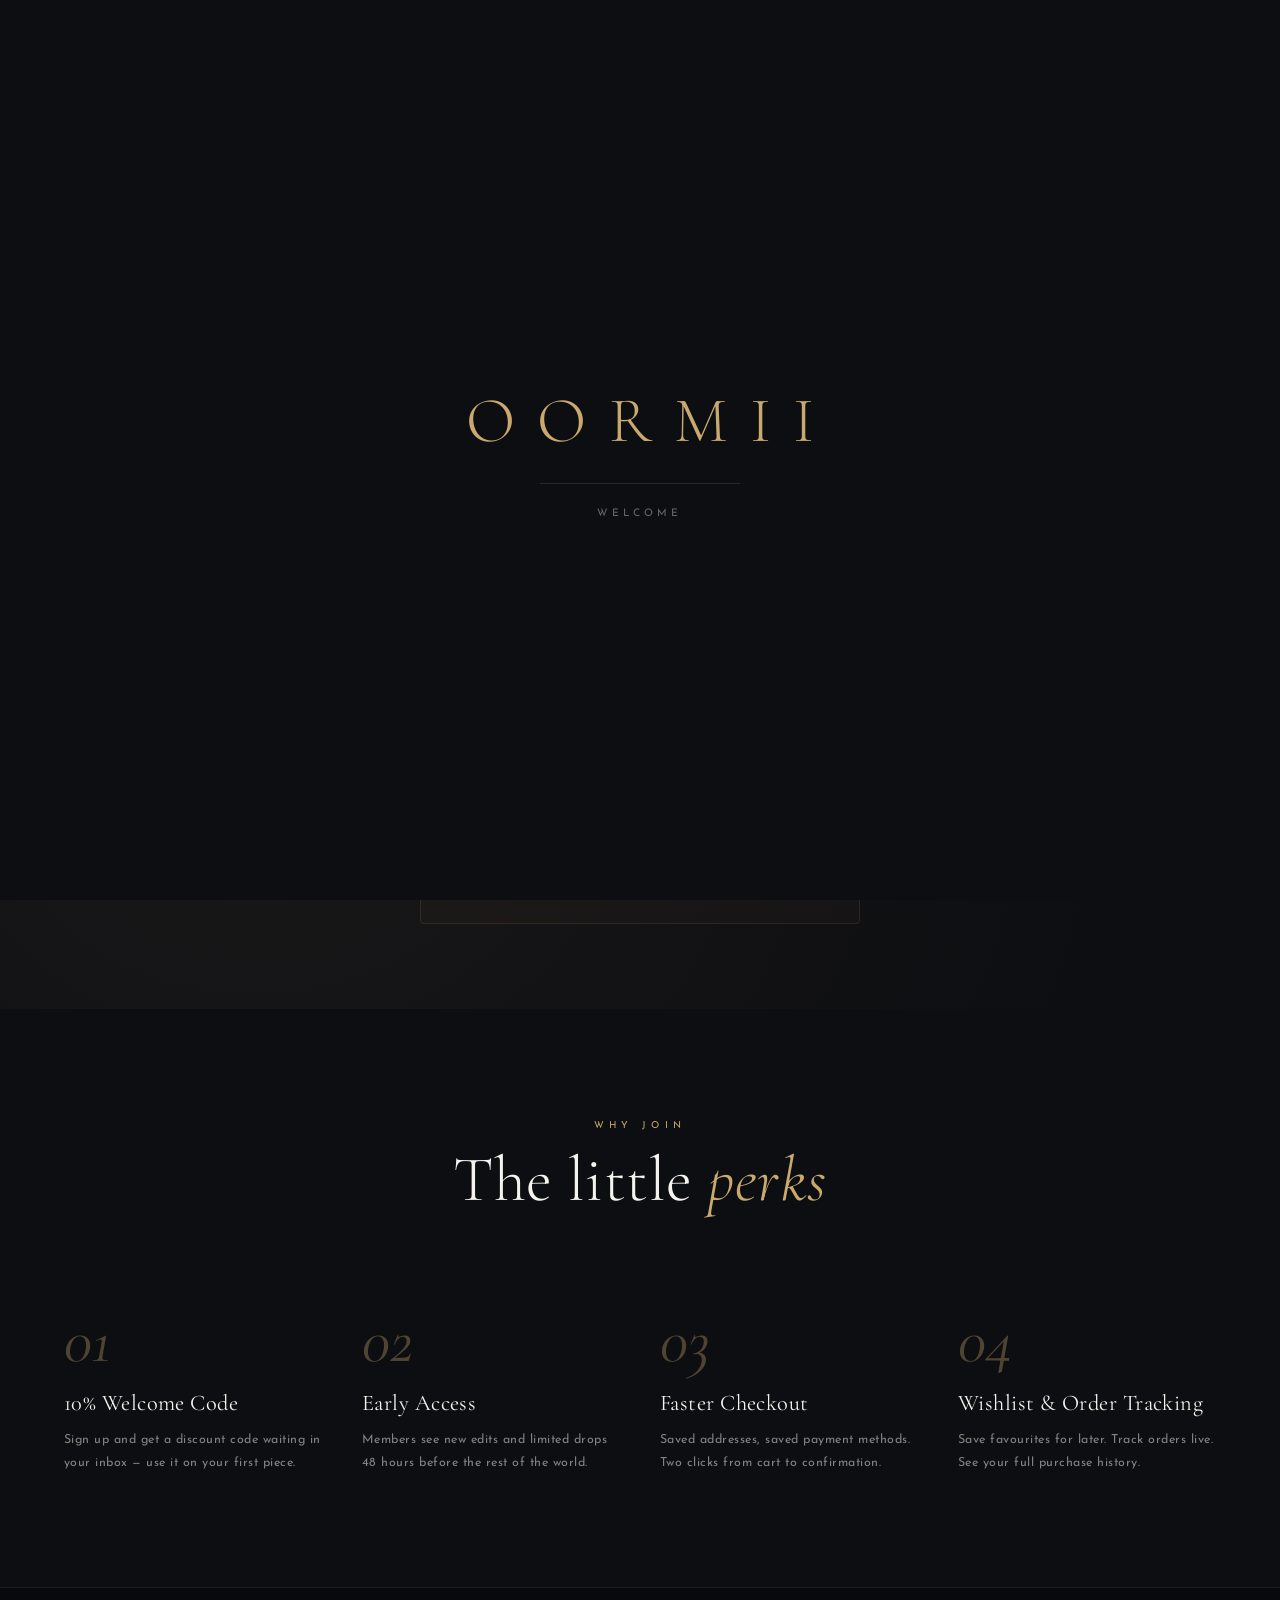
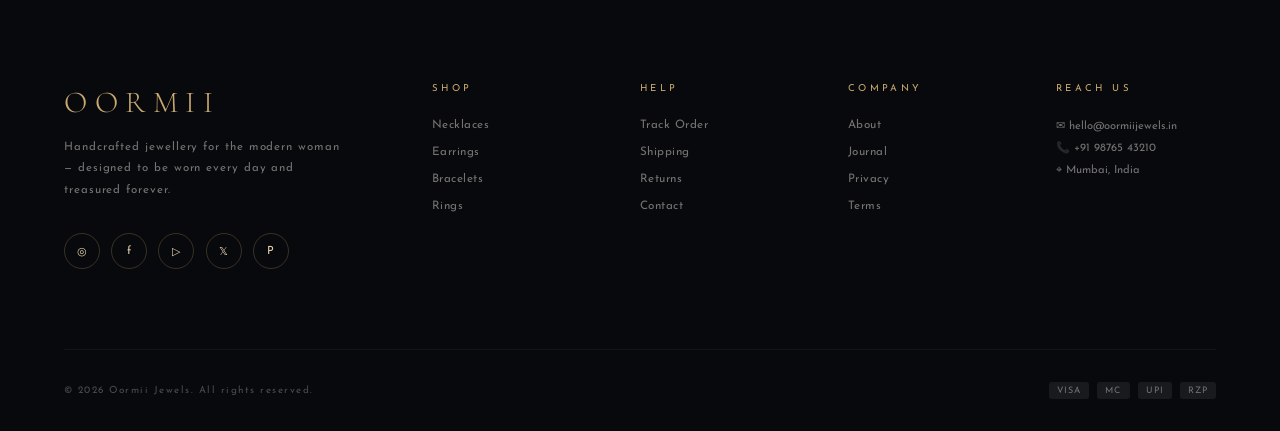
<file: oormii-theme/account.html>
<!DOCTYPE html>
<html lang="en">
<head>
<meta charset="UTF-8">
<meta name="viewport" content="width=device-width, initial-scale=1.0, viewport-fit=cover">
<meta name="theme-color" content="#0d0e11">
<meta name="description" content="Sign in or create your Oormii account to track orders, save your wishlist, and access exclusive perks.">
<title>Account — Oormii Jewels</title>
<link rel="preconnect" href="https://fonts.googleapis.com">
<link rel="preconnect" href="https://fonts.gstatic.com" crossorigin>
<link href="https://fonts.googleapis.com/css2?family=Cormorant+Garamond:ital,wght@0,300;0,400;0,500;0,600;1,300;1,400&family=Italiana&family=Josefin+Sans:wght@200;300;400;600&display=swap" rel="stylesheet">
<link rel="stylesheet" href="assets/css/main.css">
</head>
<body>

<div id="cursor"></div><div id="cursor-ring"></div><div id="scroll-bar"></div>

<div id="loader"><div class="loader-logo">OORMII</div><div class="loader-bar"></div><div class="loader-tag">Welcome</div></div>
<div id="toast"></div>

<div id="search-overlay">
  <button class="search-close" onclick="closeSearch()">×</button>
  <div class="search-input-wrap"><span class="search-icon">⌕</span><input type="text" placeholder="Search…" id="search-input"></div>
</div>

<div class="drawer-overlay" id="drawer-overlay" onclick="closeCart()"></div>
<div id="cart-drawer">
  <div class="drawer-header"><span class="drawer-title">Your Bag</span><button class="drawer-close" onclick="closeCart()">×</button></div>
  <div class="drawer-empty"><div class="drawer-empty-icon">◇</div><p>Your bag is beautifully empty</p></div>
  <div class="drawer-footer"><div class="drawer-total"><span>Subtotal</span><span>₹0.00</span></div><a href="cart.html" class="btn-primary" style="display:flex;justify-content:center;width:100%">View Cart</a></div>
</div>

<div class="mobile-nav" id="mobile-nav">
  <a href="index.html">Home</a><a href="collections.html">Collections</a><a href="about.html">Our Story</a>
  <a href="blog.html">Journal</a><a href="contact.html">Contact</a><a href="faq.html">FAQ</a><a href="account.html">Account</a>
</div>

<div class="announcement"><strong>FREE shipping</strong> on orders above ₹999  ·  Use code <strong>FIRSTTIME10</strong> for 10% off</div>

<nav class="main-nav solid" id="main-nav">
  <div class="nav-inner">
    <a href="index.html" class="nav-logo">OORMII</a>
    <ul class="nav-links">
      <li><a href="index.html">Home</a></li>
      <li><a href="collections.html">Collections</a></li>
      <li><a href="about.html">Our Story</a></li>
      <li><a href="blog.html">Journal</a></li>
      <li><a href="contact.html">Contact</a></li>
    </ul>
    <div class="nav-actions">
      <button onclick="openSearch()">⌕</button>
      <a href="account.html" class="active" style="color:var(--gold)">◯</a>
      <button onclick="openCart()">⛂<span class="cart-count">0</span></button>
      <button class="hamburger" onclick="toggleNav()" id="hamburger"><span></span><span></span><span></span></button>
    </div>
  </div>
</nav>

<section class="auth-section">
  <div class="auth-card reveal-scale">
    <div class="auth-tabs">
      <button class="auth-tab active" data-target="login-form">Sign In</button>
      <button class="auth-tab" data-target="register-form">Create Account</button>
    </div>

    <!-- LOGIN -->
    <form class="auth-form" id="login-form" onsubmit="event.preventDefault();showToast('Welcome back!')">
      <h2 class="section-title" style="font-size:1.6rem;margin-bottom:.4rem;text-align:center">Welcome <em>back</em></h2>
      <p style="font-family:var(--font-sans);font-size:.72rem;letter-spacing:.1em;color:rgba(250,246,240,.5);text-align:center;margin-bottom:2rem;line-height:1.7">Sign in to track orders, manage your wishlist, and check out faster.</p>

      <div class="form-group">
        <input type="email" class="form-input" placeholder=" " required>
        <label class="form-label">Email Address</label>
      </div>
      <div class="form-group">
        <input type="password" class="form-input" placeholder=" " required>
        <label class="form-label">Password</label>
      </div>

      <div class="auth-meta">
        <label><input type="checkbox"> Remember me</label>
        <a href="#">Forgot password?</a>
      </div>

      <button type="submit" class="btn-primary">Sign In →</button>

      <div class="auth-divider"><span>OR</span></div>

      <div class="social-auth">
        <button type="button" class="social-auth-btn">G  Google</button>
        <button type="button" class="social-auth-btn">f  Facebook</button>
      </div>

      <p style="font-family:var(--font-sans);font-size:.72rem;letter-spacing:.05em;color:rgba(250,246,240,.5);text-align:center;margin-top:2rem">
        New to Oormii?  <a href="#" onclick="document.querySelector('[data-target=register-form]').click();return false" style="color:var(--gold);text-decoration:none">Create an account</a>
      </p>
    </form>

    <!-- REGISTER -->
    <form class="auth-form" id="register-form" style="display:none" onsubmit="event.preventDefault();showToast('Welcome to Oormii — your 10% off code is in your inbox.')">
      <h2 class="section-title" style="font-size:1.6rem;margin-bottom:.4rem;text-align:center">Create your <em>account</em></h2>
      <p style="font-family:var(--font-sans);font-size:.72rem;letter-spacing:.1em;color:rgba(250,246,240,.5);text-align:center;margin-bottom:2rem;line-height:1.7">Plus a 10% off welcome code, just for joining the Circle.</p>

      <div class="form-row">
        <div class="form-group">
          <input type="text" class="form-input" placeholder=" " required>
          <label class="form-label">First Name</label>
        </div>
        <div class="form-group">
          <input type="text" class="form-input" placeholder=" " required>
          <label class="form-label">Last Name</label>
        </div>
      </div>
      <div class="form-group">
        <input type="email" class="form-input" placeholder=" " required>
        <label class="form-label">Email Address</label>
      </div>
      <div class="form-group">
        <input type="tel" class="form-input" placeholder=" ">
        <label class="form-label">Phone (optional)</label>
      </div>
      <div class="form-group">
        <input type="password" class="form-input" placeholder=" " required>
        <label class="form-label">Password</label>
      </div>

      <div class="auth-meta" style="margin-top:1.4rem">
        <label style="font-size:.65rem;line-height:1.6"><input type="checkbox" required> I agree to the <a href="faq.html">Terms</a> & <a href="faq.html">Privacy</a></label>
      </div>

      <button type="submit" class="btn-primary">Create Account →</button>

      <div class="auth-divider"><span>OR</span></div>

      <div class="social-auth">
        <button type="button" class="social-auth-btn">G  Google</button>
        <button type="button" class="social-auth-btn">f  Facebook</button>
      </div>

      <p style="font-family:var(--font-sans);font-size:.72rem;letter-spacing:.05em;color:rgba(250,246,240,.5);text-align:center;margin-top:2rem">
        Already have an account?  <a href="#" onclick="document.querySelector('[data-target=login-form]').click();return false" style="color:var(--gold);text-decoration:none">Sign in</a>
      </p>
    </form>
  </div>
</section>

<!-- BENEFITS -->
<section class="craft-strip">
  <div class="cat-header reveal" style="text-align:center;margin-bottom:4rem">
    <span class="section-label">Why Join</span>
    <h2 class="section-title">The little <em>perks</em></h2>
  </div>
  <div class="craft-grid stagger">
    <div class="craft-item">
      <div class="craft-num">01</div>
      <h3 class="craft-title">10% Welcome Code</h3>
      <p class="craft-desc">Sign up and get a discount code waiting in your inbox — use it on your first piece.</p>
    </div>
    <div class="craft-item">
      <div class="craft-num">02</div>
      <h3 class="craft-title">Early Access</h3>
      <p class="craft-desc">Members see new edits and limited drops 48 hours before the rest of the world.</p>
    </div>
    <div class="craft-item">
      <div class="craft-num">03</div>
      <h3 class="craft-title">Faster Checkout</h3>
      <p class="craft-desc">Saved addresses, saved payment methods. Two clicks from cart to confirmation.</p>
    </div>
    <div class="craft-item">
      <div class="craft-num">04</div>
      <h3 class="craft-title">Wishlist & Order Tracking</h3>
      <p class="craft-desc">Save favourites for later. Track orders live. See your full purchase history.</p>
    </div>
  </div>
</section>

<footer class="site-footer">
  <div class="footer-grid">
    <div>
      <a href="index.html" class="footer-logo">OORMII</a>
      <p class="footer-tagline">Handcrafted jewellery for the modern woman — designed to be worn every day and treasured forever.</p>
      <div class="social-links"><a href="#" class="social-link">◎</a><a href="#" class="social-link">f</a><a href="#" class="social-link">▷</a><a href="#" class="social-link">𝕏</a><a href="#" class="social-link">P</a></div>
    </div>
    <div><p class="footer-col-title">Shop</p><ul class="footer-links"><li><a href="collections.html">Necklaces</a></li><li><a href="collections.html">Earrings</a></li><li><a href="collections.html">Bracelets</a></li><li><a href="collections.html">Rings</a></li></ul></div>
    <div><p class="footer-col-title">Help</p><ul class="footer-links"><li><a href="contact.html">Track Order</a></li><li><a href="faq.html">Shipping</a></li><li><a href="faq.html">Returns</a></li><li><a href="contact.html">Contact</a></li></ul></div>
    <div><p class="footer-col-title">Company</p><ul class="footer-links"><li><a href="about.html">About</a></li><li><a href="blog.html">Journal</a></li><li><a href="faq.html">Privacy</a></li><li><a href="faq.html">Terms</a></li></ul></div>
    <div><p class="footer-col-title">Reach Us</p><p class="footer-contact-info">✉ hello@oormiijewels.in<br>📞 +91 98765 43210<br>⌖ Mumbai, India</p></div>
  </div>
  <div class="footer-bottom">
    <p class="footer-copy">© 2026 Oormii Jewels. All rights reserved.</p>
    <div class="payment-icons"><span class="payment-icon">VISA</span><span class="payment-icon">MC</span><span class="payment-icon">UPI</span><span class="payment-icon">RZP</span></div>
  </div>
</footer>

<a href="https://wa.me/919876543210" id="whatsapp-float" target="_blank">✉</a>
<button id="back-to-top">↑</button>

<script src="assets/js/main.js"></script>
</body>
</html>
</file>
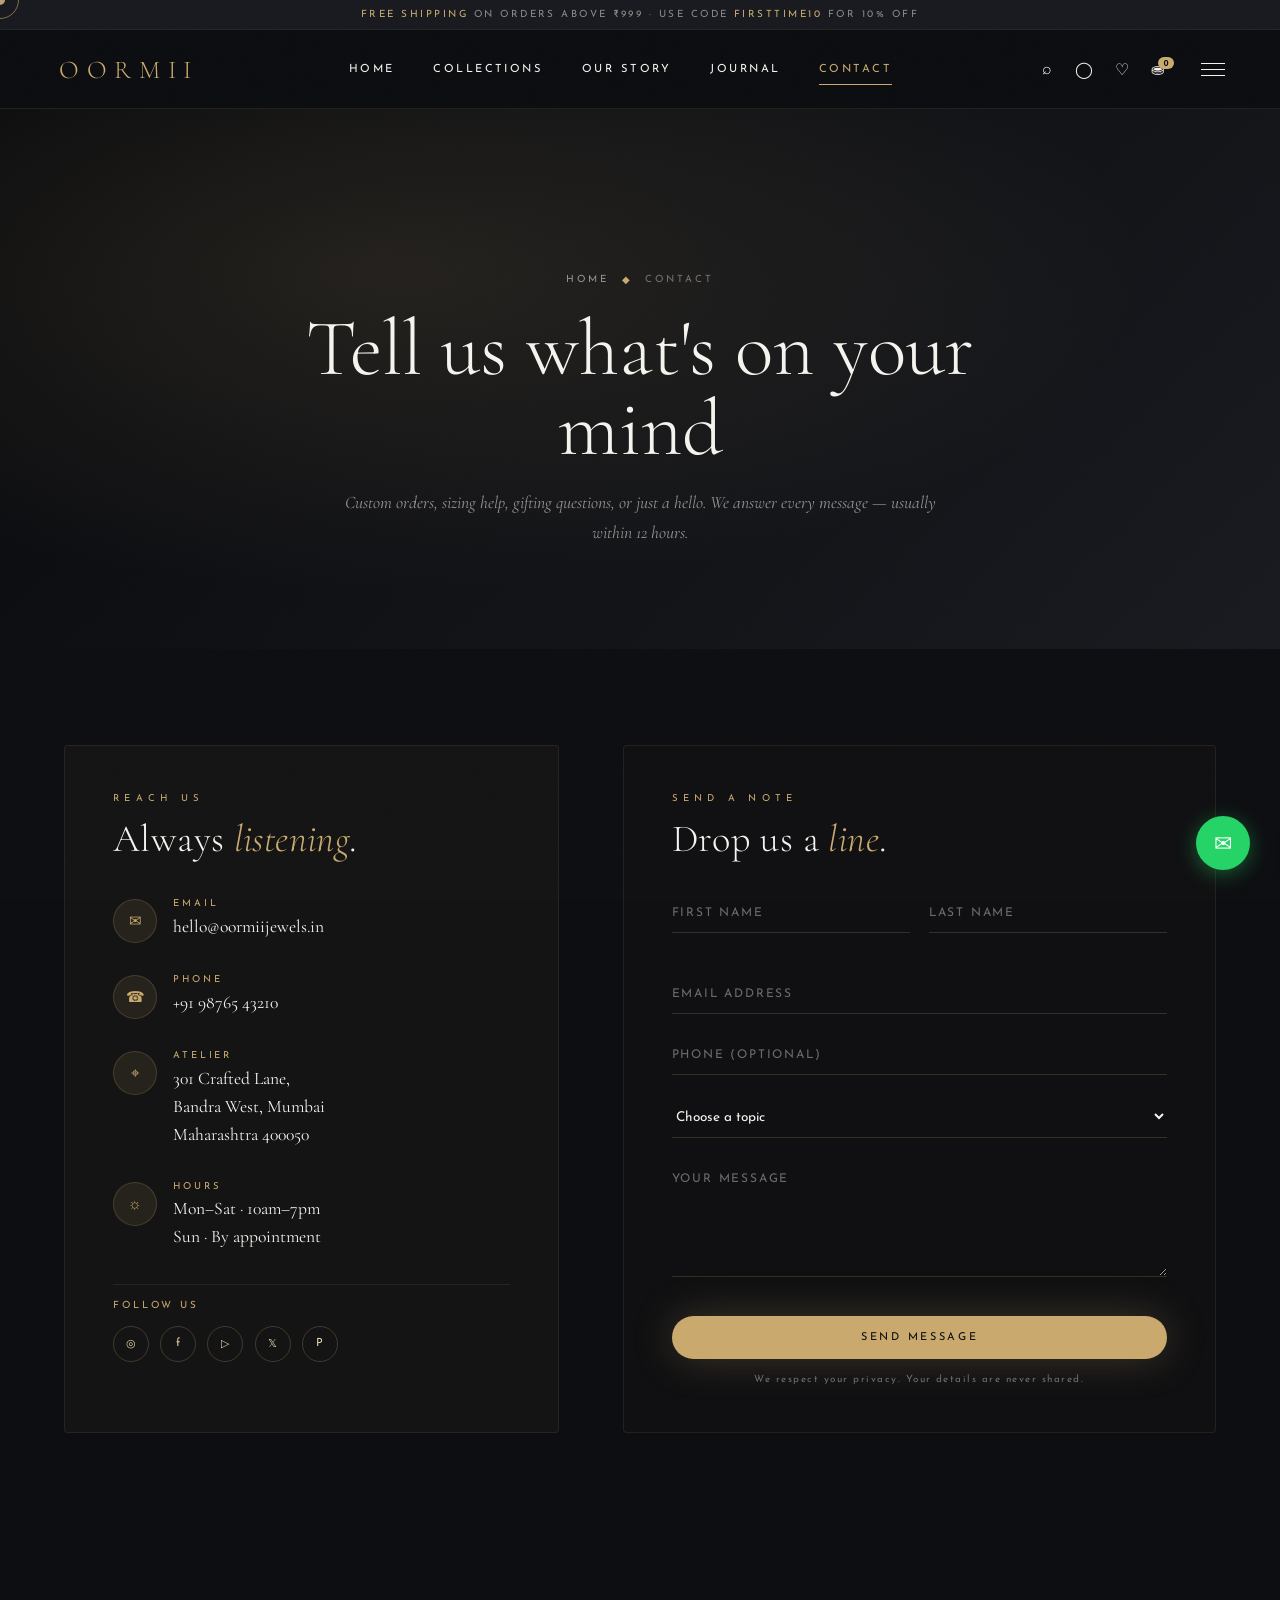
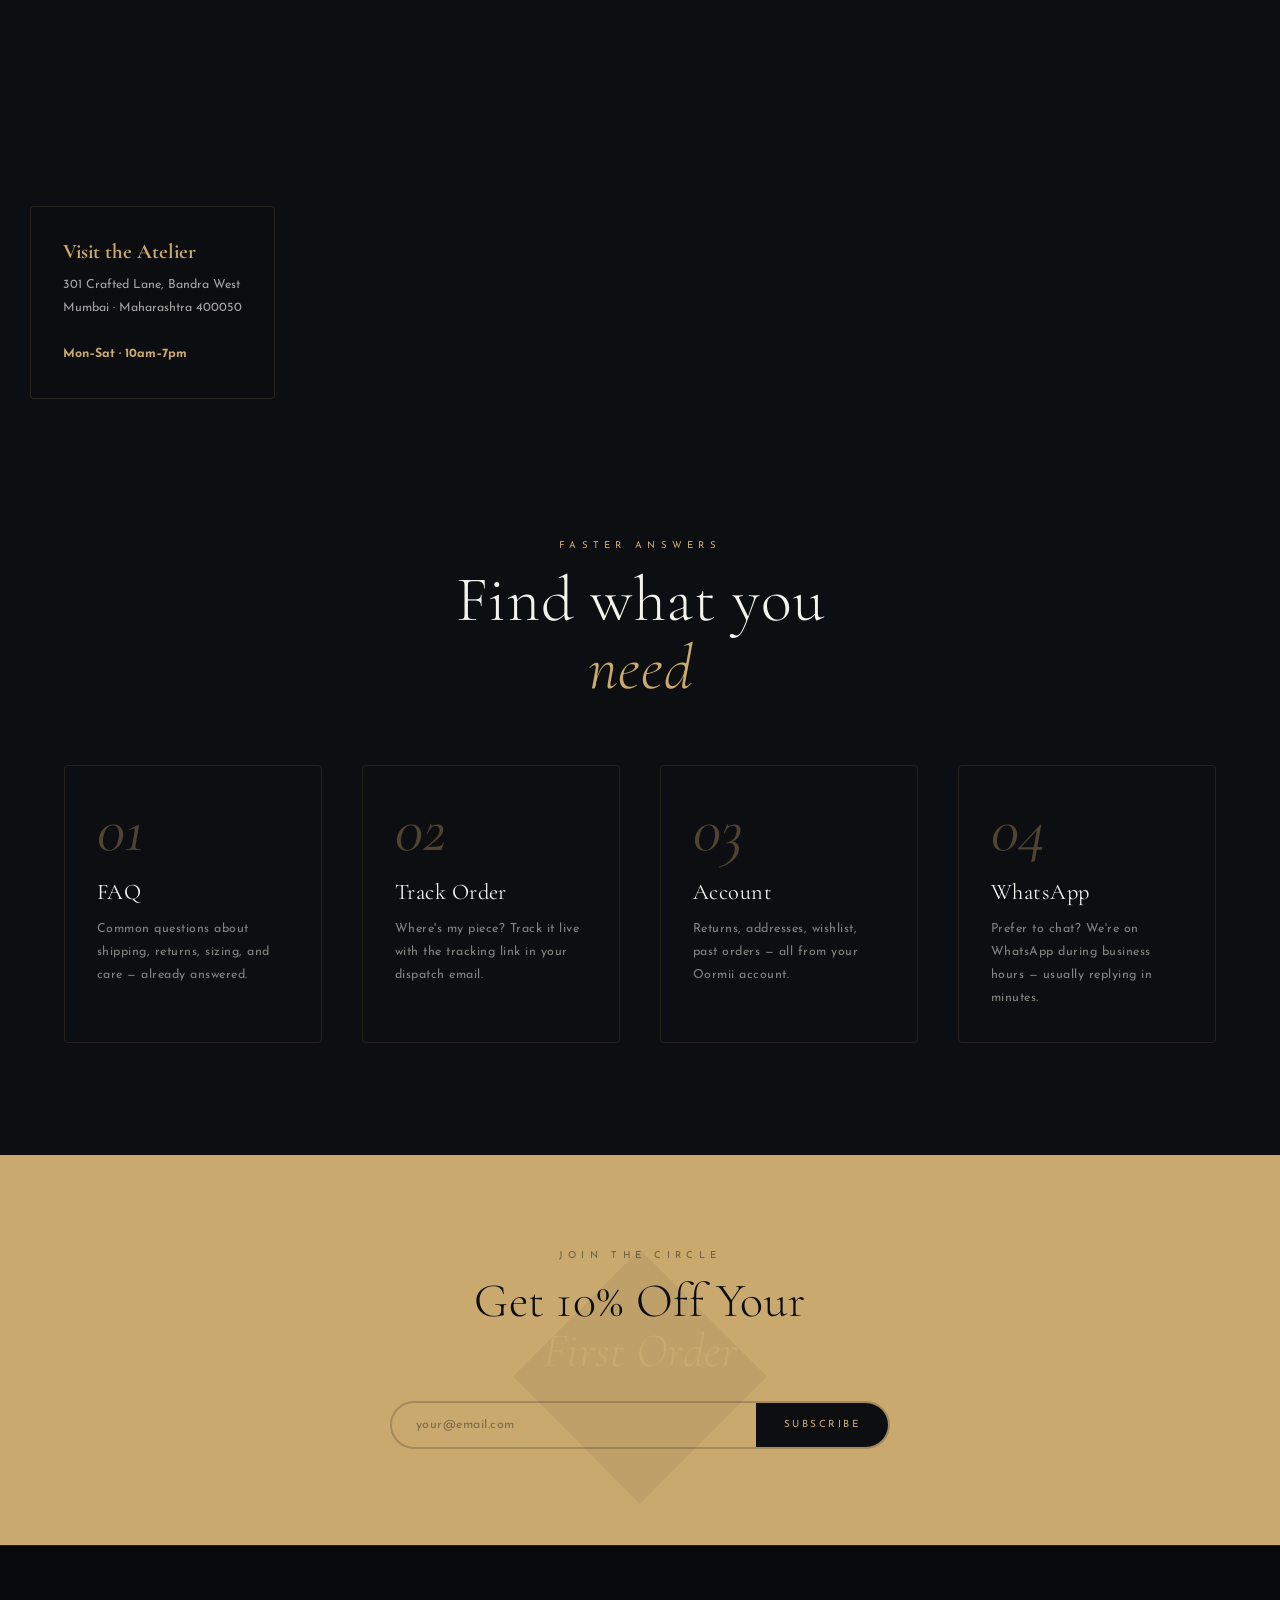
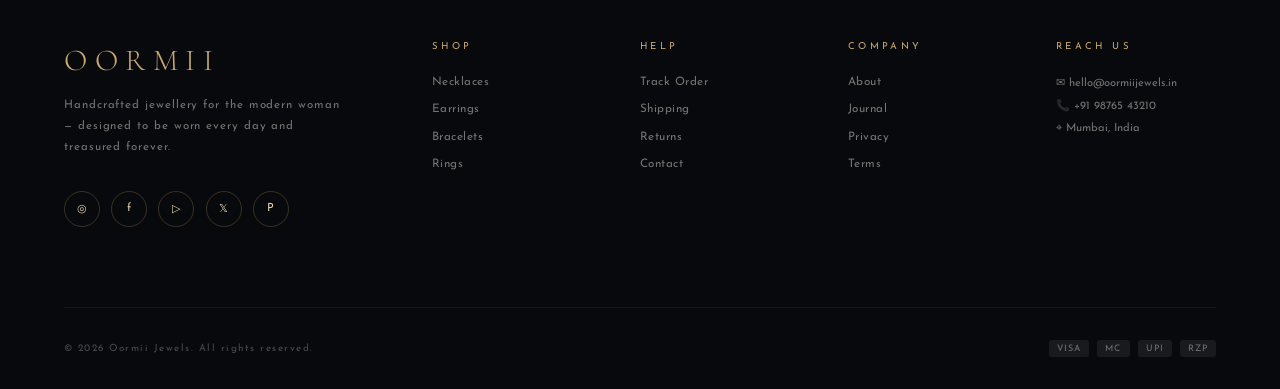
<file: oormii-theme/contact.html>
<!DOCTYPE html>
<html lang="en">
<head>
<meta charset="UTF-8">
<meta name="viewport" content="width=device-width, initial-scale=1.0, viewport-fit=cover">
<meta name="theme-color" content="#0d0e11">
<meta name="description" content="Get in touch with Oormii Jewels. We answer every message — promise.">
<title>Contact — Oormii Jewels</title>
<link rel="preconnect" href="https://fonts.googleapis.com">
<link rel="preconnect" href="https://fonts.gstatic.com" crossorigin>
<link href="https://fonts.googleapis.com/css2?family=Cormorant+Garamond:ital,wght@0,300;0,400;0,500;0,600;1,300;1,400&family=Italiana&family=Josefin+Sans:wght@200;300;400;600&display=swap" rel="stylesheet">
<link rel="stylesheet" href="assets/css/main.css">
</head>
<body>

<div id="cursor"></div><div id="cursor-ring"></div><div id="scroll-bar"></div>

<div id="loader"><div class="loader-logo">OORMII</div><div class="loader-bar"></div><div class="loader-tag">Say Hello</div></div>
<div id="toast"></div>

<div id="search-overlay">
  <button class="search-close" onclick="closeSearch()">×</button>
  <div class="search-input-wrap"><span class="search-icon">⌕</span><input type="text" placeholder="Search jewellery…" id="search-input"></div>
  <div class="search-suggest"><a href="collections.html">Earrings</a><a href="collections.html">Necklaces</a><a href="collections.html">Rings</a></div>
</div>

<div class="drawer-overlay" id="drawer-overlay" onclick="closeCart()"></div>
<div id="cart-drawer">
  <div class="drawer-header"><span class="drawer-title">Your Bag</span><button class="drawer-close" onclick="closeCart()">×</button></div>
  <div class="drawer-empty"><div class="drawer-empty-icon">◇</div><p>Your bag is beautifully empty</p></div>
  <div class="drawer-footer"><div class="drawer-total"><span>Subtotal</span><span>₹0.00</span></div><a href="cart.html" class="btn-primary" style="display:flex;justify-content:center;width:100%">View Cart</a></div>
</div>

<div class="mobile-nav" id="mobile-nav">
  <a href="index.html">Home</a><a href="collections.html">Collections</a><a href="about.html">Our Story</a>
  <a href="blog.html">Journal</a><a href="contact.html">Contact</a><a href="faq.html">FAQ</a><a href="account.html">Account</a>
</div>

<div class="announcement"><strong>FREE shipping</strong> on orders above ₹999  ·  Use code <strong>FIRSTTIME10</strong> for 10% off</div>

<nav class="main-nav solid" id="main-nav">
  <div class="nav-inner">
    <a href="index.html" class="nav-logo">OORMII</a>
    <ul class="nav-links">
      <li><a href="index.html">Home</a></li>
      <li><a href="collections.html">Collections</a></li>
      <li><a href="about.html">Our Story</a></li>
      <li><a href="blog.html">Journal</a></li>
      <li><a href="contact.html" class="active">Contact</a></li>
    </ul>
    <div class="nav-actions">
      <button onclick="openSearch()">⌕</button>
      <a href="account.html">◯</a>
      <button onclick="openCart()">⛂<span class="cart-count">0</span></button>
      <button class="hamburger" onclick="toggleNav()" id="hamburger"><span></span><span></span><span></span></button>
    </div>
  </div>
</nav>

<header class="page-header">
  <div class="page-header-content">
    <nav class="breadcrumb"><a href="index.html">Home</a><span class="breadcrumb-sep">◆</span><span>Contact</span></nav>
    <h1 class="page-title" data-split>Tell us what's on your mind</h1>
    <p class="page-sub reveal">Custom orders, sizing help, gifting questions, or just a hello. We answer every message — usually within 12 hours.</p>
  </div>
</header>

<section class="contact-section">
  <div class="contact-grid">
    <div class="contact-info-card reveal-left">
      <div>
        <span class="section-label">Reach Us</span>
        <h2 class="section-title" style="font-size:clamp(1.8rem,3vw,2.4rem);margin-bottom:.5rem">Always <em>listening</em>.</h2>
      </div>

      <div class="contact-info-item">
        <div class="contact-info-icon">✉</div>
        <div>
          <div class="contact-info-label">Email</div>
          <div class="contact-info-value"><a href="mailto:hello@oormiijewels.in">hello@oormiijewels.in</a></div>
        </div>
      </div>

      <div class="contact-info-item">
        <div class="contact-info-icon">☎</div>
        <div>
          <div class="contact-info-label">Phone</div>
          <div class="contact-info-value"><a href="tel:+919876543210">+91 98765 43210</a></div>
        </div>
      </div>

      <div class="contact-info-item">
        <div class="contact-info-icon">⌖</div>
        <div>
          <div class="contact-info-label">Atelier</div>
          <div class="contact-info-value">301 Crafted Lane,<br>Bandra West, Mumbai<br>Maharashtra 400050</div>
        </div>
      </div>

      <div class="contact-info-item">
        <div class="contact-info-icon">☼</div>
        <div>
          <div class="contact-info-label">Hours</div>
          <div class="contact-info-value">Mon–Sat · 10am–7pm<br>Sun · By appointment</div>
        </div>
      </div>

      <div style="padding-top:1rem;border-top:1px solid rgba(201,169,110,.1)">
        <p style="font-family:var(--font-sans);font-size:.62rem;letter-spacing:.3em;text-transform:uppercase;color:var(--gold);margin-bottom:1rem">Follow Us</p>
        <div class="social-links">
          <a href="#" class="social-link">◎</a>
          <a href="#" class="social-link">f</a>
          <a href="#" class="social-link">▷</a>
          <a href="#" class="social-link">𝕏</a>
          <a href="#" class="social-link">P</a>
        </div>
      </div>
    </div>

    <form class="contact-form reveal-right" onsubmit="event.preventDefault();showToast('◆ Thank you — we\\'ll be in touch shortly')">
      <span class="section-label">Send a Note</span>
      <h2 class="section-title" style="font-size:clamp(1.8rem,3vw,2.4rem);margin-bottom:2rem">Drop us a <em>line</em>.</h2>

      <div class="form-row">
        <div class="form-group">
          <input type="text" class="form-input" placeholder=" " required id="cf-fname">
          <label for="cf-fname" class="form-label">First Name</label>
        </div>
        <div class="form-group">
          <input type="text" class="form-input" placeholder=" " required id="cf-lname">
          <label for="cf-lname" class="form-label">Last Name</label>
        </div>
      </div>

      <div class="form-group">
        <input type="email" class="form-input" placeholder=" " required id="cf-email">
        <label for="cf-email" class="form-label">Email Address</label>
      </div>

      <div class="form-group">
        <input type="tel" class="form-input" placeholder=" " id="cf-phone">
        <label for="cf-phone" class="form-label">Phone (optional)</label>
      </div>

      <div class="form-group">
        <select class="form-select" required>
          <option value="">Choose a topic</option>
          <option>General enquiry</option>
          <option>Custom / bridal order</option>
          <option>Order status</option>
          <option>Returns & exchanges</option>
          <option>Press & collaborations</option>
          <option>Wholesale</option>
        </select>
      </div>

      <div class="form-group">
        <textarea class="form-textarea" placeholder=" " required id="cf-msg"></textarea>
        <label for="cf-msg" class="form-label">Your Message</label>
      </div>

      <button type="submit" class="btn-primary" style="width:100%;justify-content:center;margin-top:1rem">Send Message</button>
      <p style="font-family:var(--font-sans);font-size:.62rem;letter-spacing:.15em;color:rgba(250,246,240,.4);margin-top:1rem;text-align:center">We respect your privacy. Your details are never shared.</p>
    </form>
  </div>
</section>

<!-- MAP -->
<section class="map-section">
  <div class="map-wrap">
    <iframe src="https://www.google.com/maps/embed?pb=!1m18!1m12!1m3!1d3771.0996726544597!2d72.82664!3d19.060938!2m3!1f0!2f0!3f0!3m2!1i1024!2i768!4f13.1!3m3!1m2!1s0x3be7c9d069b3ec25%3A0x9c7c75fe6e63a1e5!2sBandra%20West%2C%20Mumbai!5e0!3m2!1sen!2sin!4v1000000000000" allowfullscreen loading="lazy" referrerpolicy="no-referrer-when-downgrade"></iframe>
    <div class="map-overlay">
      <h4>Visit the Atelier</h4>
      <p>301 Crafted Lane, Bandra West<br>Mumbai · Maharashtra 400050<br><br><strong style="color:var(--gold)">Mon–Sat · 10am–7pm</strong></p>
    </div>
  </div>
</section>

<!-- HELPFUL LINKS -->
<section class="craft-strip">
  <div class="cat-header reveal" style="text-align:center;margin-bottom:4rem">
    <span class="section-label">Faster Answers</span>
    <h2 class="section-title">Find what you<br><em>need</em></h2>
  </div>
  <div class="craft-grid stagger">
    <a href="faq.html" class="craft-item" style="text-decoration:none;display:block;padding:2rem;border:1px solid rgba(201,169,110,.12);border-radius:4px;transition:all .4s">
      <div class="craft-num">01</div>
      <h3 class="craft-title">FAQ</h3>
      <p class="craft-desc">Common questions about shipping, returns, sizing, and care — already answered.</p>
    </a>
    <a href="cart.html" class="craft-item" style="text-decoration:none;display:block;padding:2rem;border:1px solid rgba(201,169,110,.12);border-radius:4px;transition:all .4s">
      <div class="craft-num">02</div>
      <h3 class="craft-title">Track Order</h3>
      <p class="craft-desc">Where's my piece? Track it live with the tracking link in your dispatch email.</p>
    </a>
    <a href="account.html" class="craft-item" style="text-decoration:none;display:block;padding:2rem;border:1px solid rgba(201,169,110,.12);border-radius:4px;transition:all .4s">
      <div class="craft-num">03</div>
      <h3 class="craft-title">Account</h3>
      <p class="craft-desc">Returns, addresses, wishlist, past orders — all from your Oormii account.</p>
    </a>
    <a href="https://wa.me/919876543210" target="_blank" class="craft-item" style="text-decoration:none;display:block;padding:2rem;border:1px solid rgba(201,169,110,.12);border-radius:4px;transition:all .4s">
      <div class="craft-num">04</div>
      <h3 class="craft-title">WhatsApp</h3>
      <p class="craft-desc">Prefer to chat? We're on WhatsApp during business hours — usually replying in minutes.</p>
    </a>
  </div>
</section>

<section class="newsletter">
  <div class="newsletter-inner">
    <span class="section-label">Join the Circle</span>
    <h2 class="section-title">Get 10% Off Your<br><em>First Order</em></h2>
    <div class="newsletter-form"><input type="email" placeholder="your@email.com" id="nl-email"><button onclick="subscribeNewsletter()">Subscribe</button></div>
  </div>
</section>

<footer class="site-footer">
  <div class="footer-grid">
    <div>
      <a href="index.html" class="footer-logo">OORMII</a>
      <p class="footer-tagline">Handcrafted jewellery for the modern woman — designed to be worn every day and treasured forever.</p>
      <div class="social-links"><a href="#" class="social-link">◎</a><a href="#" class="social-link">f</a><a href="#" class="social-link">▷</a><a href="#" class="social-link">𝕏</a><a href="#" class="social-link">P</a></div>
    </div>
    <div><p class="footer-col-title">Shop</p><ul class="footer-links"><li><a href="collections.html">Necklaces</a></li><li><a href="collections.html">Earrings</a></li><li><a href="collections.html">Bracelets</a></li><li><a href="collections.html">Rings</a></li></ul></div>
    <div><p class="footer-col-title">Help</p><ul class="footer-links"><li><a href="contact.html">Track Order</a></li><li><a href="faq.html">Shipping</a></li><li><a href="faq.html">Returns</a></li><li><a href="contact.html">Contact</a></li></ul></div>
    <div><p class="footer-col-title">Company</p><ul class="footer-links"><li><a href="about.html">About</a></li><li><a href="blog.html">Journal</a></li><li><a href="faq.html">Privacy</a></li><li><a href="faq.html">Terms</a></li></ul></div>
    <div><p class="footer-col-title">Reach Us</p><p class="footer-contact-info">✉ hello@oormiijewels.in<br>📞 +91 98765 43210<br>⌖ Mumbai, India</p></div>
  </div>
  <div class="footer-bottom">
    <p class="footer-copy">© 2026 Oormii Jewels. All rights reserved.</p>
    <div class="payment-icons"><span class="payment-icon">VISA</span><span class="payment-icon">MC</span><span class="payment-icon">UPI</span><span class="payment-icon">RZP</span></div>
  </div>
</footer>

<a href="https://wa.me/919876543210" id="whatsapp-float" target="_blank">✉</a>
<button id="back-to-top">↑</button>

<script src="assets/js/main.js"></script>
</body>
</html>
</file>
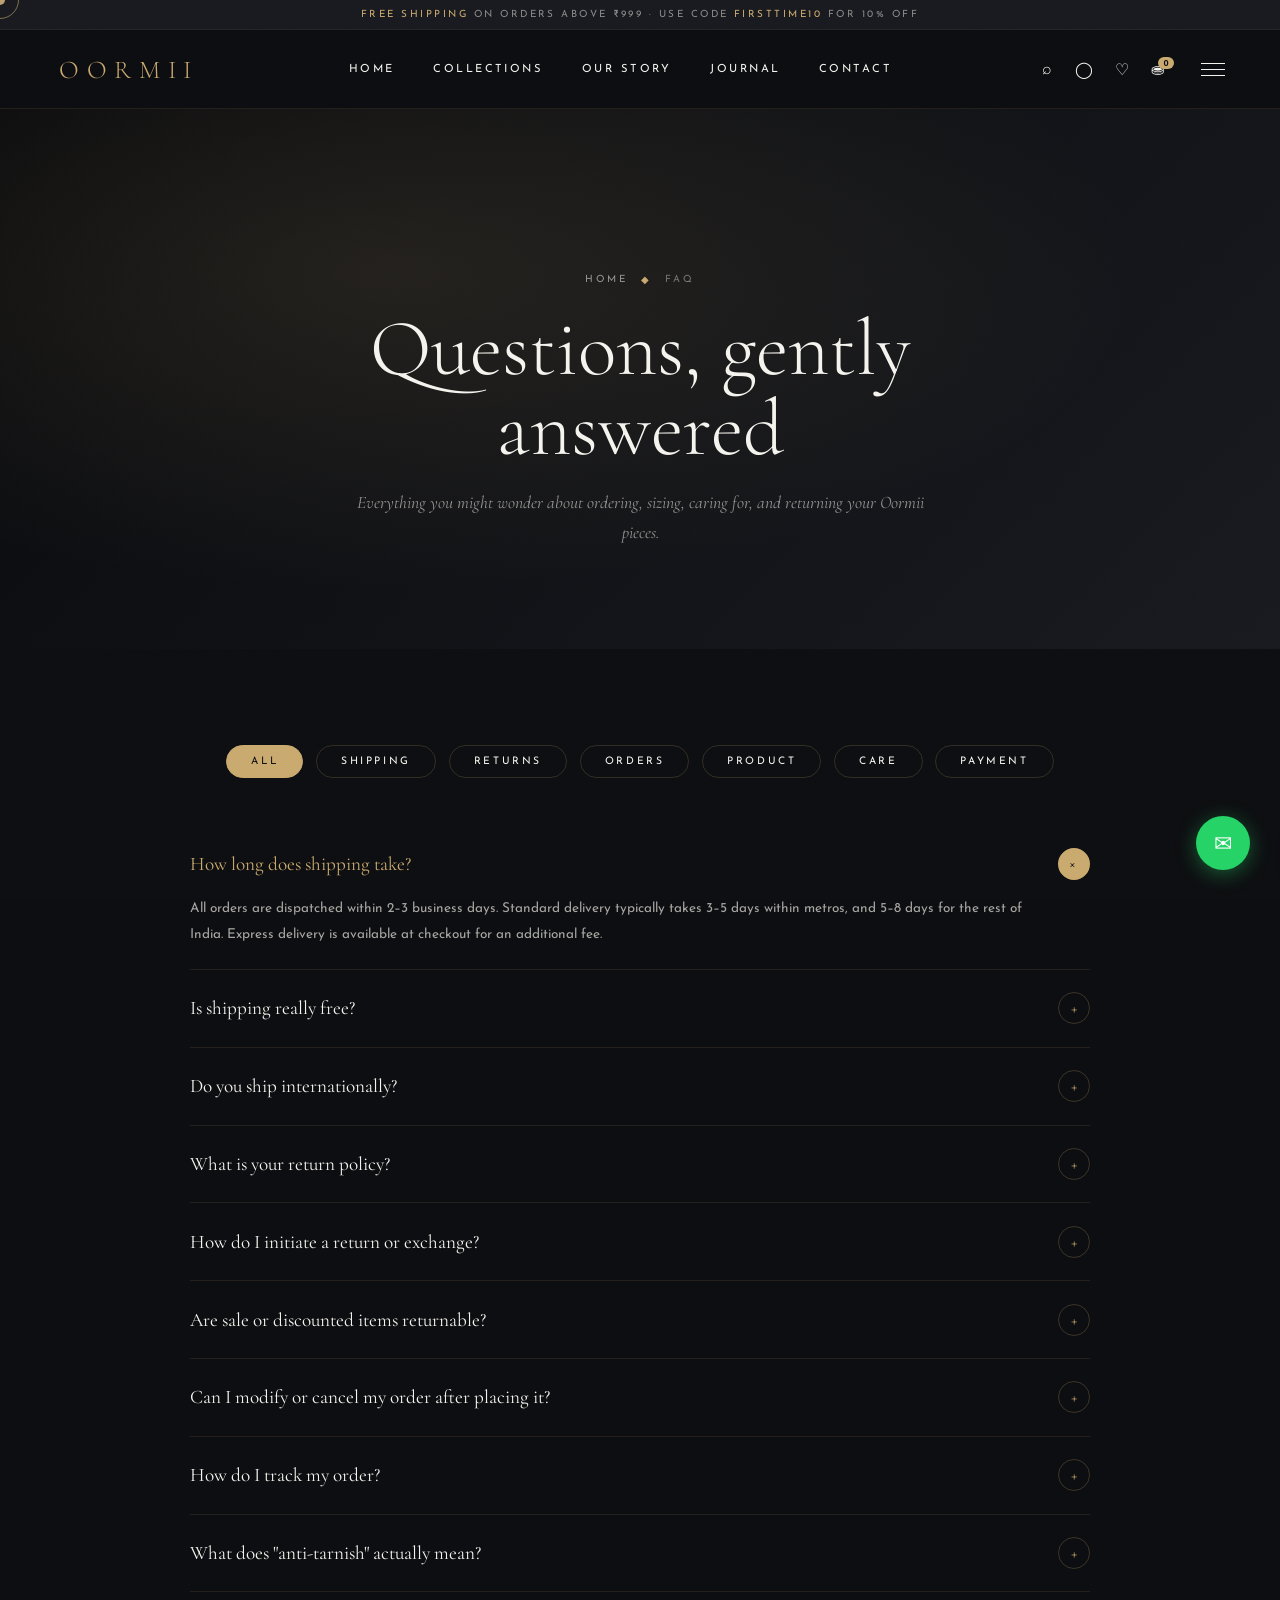
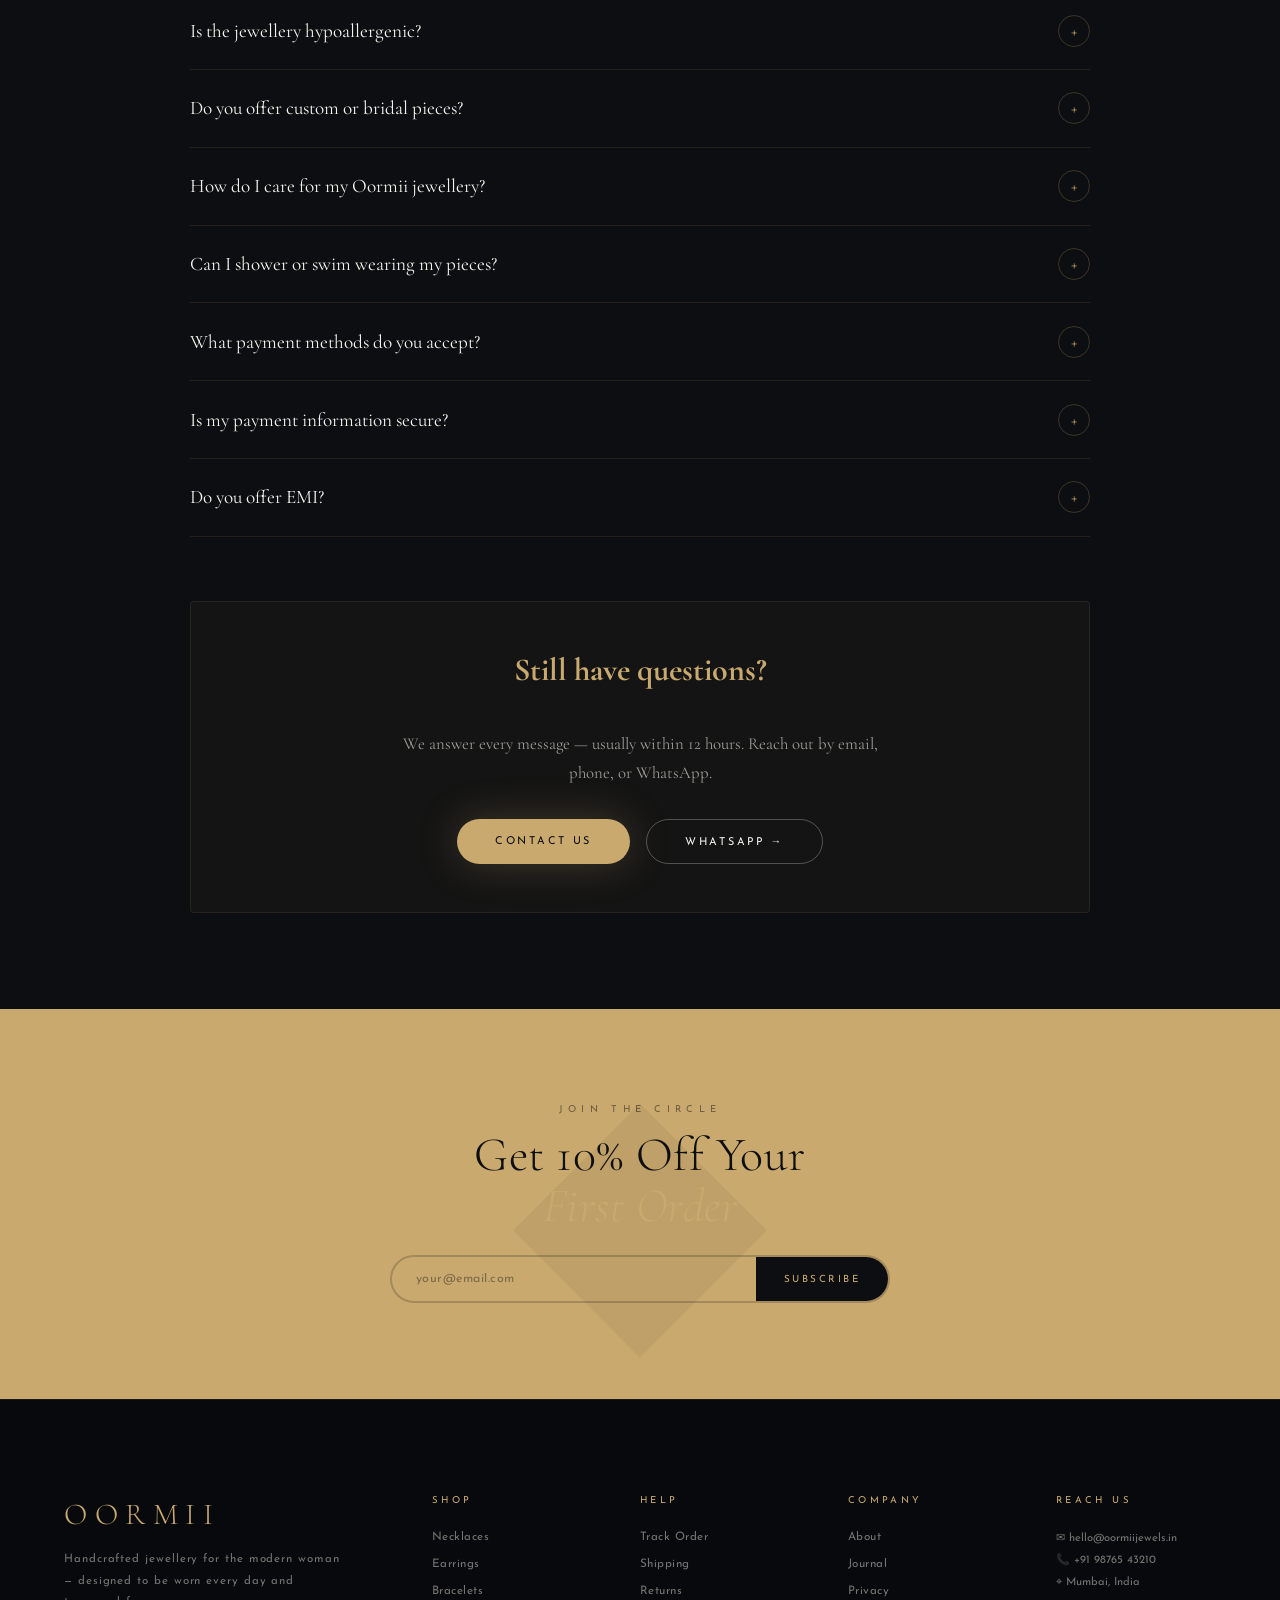
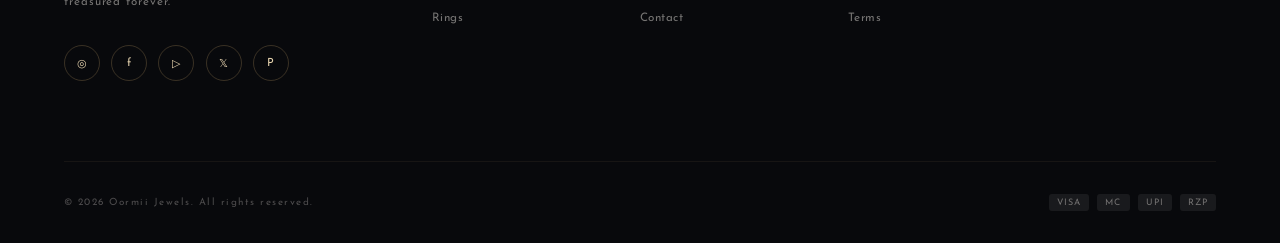
<file: oormii-theme/faq.html>
<!DOCTYPE html>
<html lang="en">
<head>
<meta charset="UTF-8">
<meta name="viewport" content="width=device-width, initial-scale=1.0, viewport-fit=cover">
<meta name="theme-color" content="#0d0e11">
<meta name="description" content="Frequently asked questions about Oormii Jewels — shipping, returns, sizing, care, and more.">
<title>FAQ — Oormii Jewels</title>
<link rel="preconnect" href="https://fonts.googleapis.com">
<link rel="preconnect" href="https://fonts.gstatic.com" crossorigin>
<link href="https://fonts.googleapis.com/css2?family=Cormorant+Garamond:ital,wght@0,300;0,400;0,500;0,600;1,300;1,400&family=Italiana&family=Josefin+Sans:wght@200;300;400;600&display=swap" rel="stylesheet">
<link rel="stylesheet" href="assets/css/main.css">
</head>
<body>

<div id="cursor"></div><div id="cursor-ring"></div><div id="scroll-bar"></div>

<div id="loader"><div class="loader-logo">OORMII</div><div class="loader-bar"></div><div class="loader-tag">Loading help</div></div>
<div id="toast"></div>

<div id="search-overlay">
  <button class="search-close" onclick="closeSearch()">×</button>
  <div class="search-input-wrap"><span class="search-icon">⌕</span><input type="text" placeholder="Search FAQs…" id="search-input"></div>
</div>

<div class="drawer-overlay" id="drawer-overlay" onclick="closeCart()"></div>
<div id="cart-drawer">
  <div class="drawer-header"><span class="drawer-title">Your Bag</span><button class="drawer-close" onclick="closeCart()">×</button></div>
  <div class="drawer-empty"><div class="drawer-empty-icon">◇</div><p>Your bag is beautifully empty</p></div>
  <div class="drawer-footer"><div class="drawer-total"><span>Subtotal</span><span>₹0.00</span></div><a href="cart.html" class="btn-primary" style="display:flex;justify-content:center;width:100%">View Cart</a></div>
</div>

<div class="mobile-nav" id="mobile-nav">
  <a href="index.html">Home</a><a href="collections.html">Collections</a><a href="about.html">Our Story</a>
  <a href="blog.html">Journal</a><a href="contact.html">Contact</a><a href="faq.html">FAQ</a><a href="account.html">Account</a>
</div>

<div class="announcement"><strong>FREE shipping</strong> on orders above ₹999  ·  Use code <strong>FIRSTTIME10</strong> for 10% off</div>

<nav class="main-nav solid" id="main-nav">
  <div class="nav-inner">
    <a href="index.html" class="nav-logo">OORMII</a>
    <ul class="nav-links">
      <li><a href="index.html">Home</a></li>
      <li><a href="collections.html">Collections</a></li>
      <li><a href="about.html">Our Story</a></li>
      <li><a href="blog.html">Journal</a></li>
      <li><a href="contact.html">Contact</a></li>
    </ul>
    <div class="nav-actions">
      <button onclick="openSearch()">⌕</button>
      <a href="account.html">◯</a>
      <button onclick="openCart()">⛂<span class="cart-count">0</span></button>
      <button class="hamburger" onclick="toggleNav()" id="hamburger"><span></span><span></span><span></span></button>
    </div>
  </div>
</nav>

<header class="page-header">
  <div class="page-header-content">
    <nav class="breadcrumb"><a href="index.html">Home</a><span class="breadcrumb-sep">◆</span><span>FAQ</span></nav>
    <h1 class="page-title" data-split>Questions, gently answered</h1>
    <p class="page-sub reveal">Everything you might wonder about ordering, sizing, caring for, and returning your Oormii pieces.</p>
  </div>
</header>

<section class="faq-section">
  <div class="faq-container">
    <div class="faq-tabs reveal">
      <button class="faq-tab active" data-cat="all">All</button>
      <button class="faq-tab" data-cat="shipping">Shipping</button>
      <button class="faq-tab" data-cat="returns">Returns</button>
      <button class="faq-tab" data-cat="orders">Orders</button>
      <button class="faq-tab" data-cat="product">Product</button>
      <button class="faq-tab" data-cat="care">Care</button>
      <button class="faq-tab" data-cat="payment">Payment</button>
    </div>

    <div class="reveal">
      <div class="faq-item open" data-cat="shipping">
        <div class="faq-question">How long does shipping take? <span class="faq-icon">+</span></div>
        <div class="faq-answer"><p>All orders are dispatched within 2–3 business days. Standard delivery typically takes 3–5 days within metros, and 5–8 days for the rest of India. Express delivery is available at checkout for an additional fee.</p></div>
      </div>
      <div class="faq-item" data-cat="shipping">
        <div class="faq-question">Is shipping really free? <span class="faq-icon">+</span></div>
        <div class="faq-answer"><p>Free shipping on all orders above ₹999, anywhere in India. Below that, a flat ₹99 shipping fee applies. International shipping is calculated at checkout and varies by destination.</p></div>
      </div>
      <div class="faq-item" data-cat="shipping">
        <div class="faq-question">Do you ship internationally? <span class="faq-icon">+</span></div>
        <div class="faq-answer"><p>Yes — we ship to most countries. Rates and delivery times are calculated at checkout. Note that customs duties, where applicable, are the buyer's responsibility.</p></div>
      </div>

      <div class="faq-item" data-cat="returns">
        <div class="faq-question">What is your return policy? <span class="faq-icon">+</span></div>
        <div class="faq-answer"><p>We offer a no-questions-asked 7-day return window from delivery. Items must be unworn and in original packaging with all tags. Refunds are processed within 5–7 business days of receiving the return.</p></div>
      </div>
      <div class="faq-item" data-cat="returns">
        <div class="faq-question">How do I initiate a return or exchange? <span class="faq-icon">+</span></div>
        <div class="faq-answer"><p>Sign in to your Oormii account and click "Return / Exchange" next to the order, or email us at hello@oormiijewels.in with your order number. We'll guide you the rest of the way.</p></div>
      </div>
      <div class="faq-item" data-cat="returns">
        <div class="faq-question">Are sale or discounted items returnable? <span class="faq-icon">+</span></div>
        <div class="faq-answer"><p>Yes, with one small exception — items marked "Final Sale" cannot be returned or exchanged. This will always be clearly labelled at the time of purchase.</p></div>
      </div>

      <div class="faq-item" data-cat="orders">
        <div class="faq-question">Can I modify or cancel my order after placing it? <span class="faq-icon">+</span></div>
        <div class="faq-answer"><p>Yes — within 12 hours of placing your order. After that, our atelier has likely begun preparing the piece. Email us as soon as possible and we'll do our best.</p></div>
      </div>
      <div class="faq-item" data-cat="orders">
        <div class="faq-question">How do I track my order? <span class="faq-icon">+</span></div>
        <div class="faq-answer"><p>You'll receive a tracking link by email and SMS the moment your order ships. You can also see live status from your Oormii account at any time.</p></div>
      </div>

      <div class="faq-item" data-cat="product">
        <div class="faq-question">What does "anti-tarnish" actually mean? <span class="faq-icon">+</span></div>
        <div class="faq-answer"><p>Every Oormii piece is sealed with a thin rhodium layer. Rhodium is non-reactive — meaning your jewellery stays luminous through humidity, perfume, and time. With basic care, you'll see no tarnishing for years.</p></div>
      </div>
      <div class="faq-item" data-cat="product">
        <div class="faq-question">Is the jewellery hypoallergenic? <span class="faq-icon">+</span></div>
        <div class="faq-answer"><p>Yes. All our pieces are 925 sterling silver and nickel-free, suitable for most sensitive skin. If you've reacted to other costume jewellery in the past, you should be safe with Oormii.</p></div>
      </div>
      <div class="faq-item" data-cat="product">
        <div class="faq-question">Do you offer custom or bridal pieces? <span class="faq-icon">+</span></div>
        <div class="faq-answer"><p>Yes. We work on a small number of custom pieces every month. Email hello@oormiijewels.in with your idea and timeline; we'll be in touch within 48 hours with a sketch and quote.</p></div>
      </div>

      <div class="faq-item" data-cat="care">
        <div class="faq-question">How do I care for my Oormii jewellery? <span class="faq-icon">+</span></div>
        <div class="faq-answer"><p>Three rules: (1) the last thing on, the first thing off; (2) avoid contact with perfume, lotion, and chlorine; (3) store in the velvet pouch we send with your order. The cleaning cloth in the box handles the rest.</p></div>
      </div>
      <div class="faq-item" data-cat="care">
        <div class="faq-question">Can I shower or swim wearing my pieces? <span class="faq-icon">+</span></div>
        <div class="faq-answer"><p>You can shower briefly without harm, but please remove before swimming — pool chemicals and salt water will, over time, dull the shine. A few minutes in plain water is fine; a full afternoon in the pool is not.</p></div>
      </div>

      <div class="faq-item" data-cat="payment">
        <div class="faq-question">What payment methods do you accept? <span class="faq-icon">+</span></div>
        <div class="faq-answer"><p>All major credit/debit cards, UPI, net banking, popular wallets, and Cash-on-Delivery (for orders below ₹3,000). All payments are processed securely through Razorpay with bank-grade encryption.</p></div>
      </div>
      <div class="faq-item" data-cat="payment">
        <div class="faq-question">Is my payment information secure? <span class="faq-icon">+</span></div>
        <div class="faq-answer"><p>Absolutely. We never store card details on our servers. All transactions are PCI-DSS compliant and routed directly to our payment partner Razorpay.</p></div>
      </div>
      <div class="faq-item" data-cat="payment">
        <div class="faq-question">Do you offer EMI? <span class="faq-icon">+</span></div>
        <div class="faq-answer"><p>Yes — for orders above ₹3,000, EMI options on most major credit cards are available at checkout, including no-cost EMI on select banks.</p></div>
      </div>
    </div>

    <!-- HELP CTA -->
    <div class="contact-info-card reveal" style="margin-top:4rem;text-align:center;flex-direction:column;align-items:center">
      <h3 style="font-family:var(--font-serif);font-size:2rem;color:var(--gold);margin-bottom:.6rem">Still have questions?</h3>
      <p style="font-family:var(--font-serif);font-size:1.05rem;line-height:1.7;color:rgba(250,246,240,.6);max-width:500px">We answer every message — usually within 12 hours. Reach out by email, phone, or WhatsApp.</p>
      <div style="display:flex;gap:1rem;flex-wrap:wrap;justify-content:center">
        <a href="contact.html" class="btn-primary">Contact Us</a>
        <a href="https://wa.me/919876543210" class="btn-ghost" target="_blank">WhatsApp →</a>
      </div>
    </div>
  </div>
</section>

<section class="newsletter">
  <div class="newsletter-inner">
    <span class="section-label">Join the Circle</span>
    <h2 class="section-title">Get 10% Off Your<br><em>First Order</em></h2>
    <div class="newsletter-form"><input type="email" placeholder="your@email.com" id="nl-email"><button onclick="subscribeNewsletter()">Subscribe</button></div>
  </div>
</section>

<footer class="site-footer">
  <div class="footer-grid">
    <div>
      <a href="index.html" class="footer-logo">OORMII</a>
      <p class="footer-tagline">Handcrafted jewellery for the modern woman — designed to be worn every day and treasured forever.</p>
      <div class="social-links"><a href="#" class="social-link">◎</a><a href="#" class="social-link">f</a><a href="#" class="social-link">▷</a><a href="#" class="social-link">𝕏</a><a href="#" class="social-link">P</a></div>
    </div>
    <div><p class="footer-col-title">Shop</p><ul class="footer-links"><li><a href="collections.html">Necklaces</a></li><li><a href="collections.html">Earrings</a></li><li><a href="collections.html">Bracelets</a></li><li><a href="collections.html">Rings</a></li></ul></div>
    <div><p class="footer-col-title">Help</p><ul class="footer-links"><li><a href="contact.html">Track Order</a></li><li><a href="faq.html">Shipping</a></li><li><a href="faq.html">Returns</a></li><li><a href="contact.html">Contact</a></li></ul></div>
    <div><p class="footer-col-title">Company</p><ul class="footer-links"><li><a href="about.html">About</a></li><li><a href="blog.html">Journal</a></li><li><a href="faq.html">Privacy</a></li><li><a href="faq.html">Terms</a></li></ul></div>
    <div><p class="footer-col-title">Reach Us</p><p class="footer-contact-info">✉ hello@oormiijewels.in<br>📞 +91 98765 43210<br>⌖ Mumbai, India</p></div>
  </div>
  <div class="footer-bottom">
    <p class="footer-copy">© 2026 Oormii Jewels. All rights reserved.</p>
    <div class="payment-icons"><span class="payment-icon">VISA</span><span class="payment-icon">MC</span><span class="payment-icon">UPI</span><span class="payment-icon">RZP</span></div>
  </div>
</footer>

<a href="https://wa.me/919876543210" id="whatsapp-float" target="_blank">✉</a>
<button id="back-to-top">↑</button>

<script src="assets/js/main.js"></script>
</body>
</html>
</file>
<file: oormii-theme/assets/css/main.css>
/* ===========================================================
   OORMII JEWELS — Luxury jewellery theme
   Inspired by emphasis.com / rosato.it / mentisjewellery.gr / priccijewellery.com
   =========================================================== */

/* ===== DESIGN TOKENS — Charcoal + Champagne Gold ===== */
:root {
  --gold: #c9a96e;
  --gold-light: #e8d5b0;
  --gold-dark: #8b6914;
  --champagne: #d8c39a;
  --cream: #f5f3ee;
  --ink: #0d0e11;
  --ink-soft: #181a1f;
  --mist: #ecebe5;
  --rose: #e8c4a0;
  --slate: #2c2e35;
  --white: #ffffff;
  --shadow-gold: rgba(201,169,110,0.3);
  --font-serif: 'Cormorant Garamond', serif;
  --font-display: 'Italiana', serif;
  --font-sans: 'Josefin Sans', sans-serif;
  --ease-luxury: cubic-bezier(0.25, 0.46, 0.45, 0.94);
  --ease-snap: cubic-bezier(0.16, 1, 0.3, 1);
}

*, *::before, *::after { box-sizing: border-box; margin: 0; padding: 0; }
html { scroll-behavior: smooth; font-size: 16px; }
img { max-width: 100%; display: block; }
a { color: inherit; }

body {
  font-family: var(--font-sans);
  background: var(--ink);
  color: var(--cream);
  cursor: none;
  overflow-x: hidden;
  -webkit-font-smoothing: antialiased;
  -moz-osx-font-smoothing: grayscale;
}

::selection { background: var(--gold); color: var(--ink); }

/* ===== CUSTOM CURSOR ===== */
#cursor {
  width: 10px; height: 10px;
  background: var(--gold);
  border-radius: 50%;
  position: fixed; pointer-events: none; z-index: 9999;
  transform: translate(-50%, -50%);
  transition: transform .12s, width .3s, height .3s, background .3s, opacity .3s;
  mix-blend-mode: exclusion;
}
#cursor-ring {
  width: 38px; height: 38px;
  border: 1px solid var(--gold);
  border-radius: 50%;
  position: fixed; pointer-events: none; z-index: 9998;
  transform: translate(-50%, -50%);
  transition: transform .18s var(--ease-luxury), width .4s, height .4s, opacity .3s, border-color .3s;
  opacity: .6;
}
#cursor-ring.hover { width: 64px; height: 64px; opacity: .25; border-color: var(--gold-light); }
#cursor.hover { width: 22px; height: 22px; }
#cursor-ring.text { width: 6px; height: 6px; background: var(--gold); border: none; opacity: 1; }
#cursor.text { opacity: 0; }

/* ===== SCROLL PROGRESS ===== */
#scroll-bar {
  position: fixed; top: 0; left: 0; height: 2px; width: 0;
  background: linear-gradient(90deg, var(--gold), #fff8e7);
  z-index: 10000; transition: width .1s;
  box-shadow: 0 0 10px var(--gold);
}

/* ===== LOADER ===== */
#loader {
  position: fixed; inset: 0; background: var(--ink);
  z-index: 99999; display: flex; align-items: center; justify-content: center;
  flex-direction: column; gap: 24px;
  transition: opacity .9s, visibility .9s;
}
#loader.hidden { opacity: 0; visibility: hidden; }
.loader-logo {
  font-family: var(--font-serif);
  font-size: clamp(2rem, 6vw, 4rem);
  font-weight: 300;
  letter-spacing: .35em;
  color: var(--gold);
  animation: shimmer 2s infinite;
  padding-left: .35em;
}
.loader-bar {
  width: 200px; height: 1px; background: rgba(255,255,255,.1);
  position: relative; overflow: hidden;
}
.loader-bar::after {
  content: ''; position: absolute; top: 0; left: -100%;
  width: 100%; height: 100%;
  background: linear-gradient(90deg, transparent, var(--gold), transparent);
  animation: loading 1.5s infinite;
}
.loader-tag { font-size: .65rem; letter-spacing: .4em; color: rgba(250,246,240,.4); text-transform: uppercase; }
@keyframes loading { to { left: 100%; } }
@keyframes shimmer { 0%,100%{opacity:.7} 50%{opacity:1} }

/* ===== UTILITY ===== */
.container { max-width: 1400px; margin: 0 auto; padding: 0 5vw; }
.section-label {
  font-family: var(--font-sans); font-size: .6rem;
  letter-spacing: .55em; text-transform: uppercase;
  color: var(--gold); margin-bottom: 1rem;
  display: block;
}
.section-title {
  font-family: var(--font-serif); font-weight: 300;
  font-size: clamp(2.4rem, 5vw, 4rem); line-height: 1.05;
  margin-bottom: 1.5rem; letter-spacing: .01em;
}
.section-title em { font-style: italic; color: var(--gold); }
.section-sub {
  font-family: var(--font-sans); font-size: .82rem;
  letter-spacing: .08em; color: rgba(250,246,240,.55);
  max-width: 540px; line-height: 1.85;
}
.text-light { color: var(--ink); }
.text-light .section-title { color: var(--ink); }
.text-light .section-label { color: var(--gold-dark); }
.text-light .section-sub { color: rgba(13,14,17,.55); }

section { padding: 7rem 5vw; position: relative; }

/* ===== BUTTONS ===== */
.btn-primary {
  background: var(--gold); color: var(--ink);
  font-family: var(--font-sans); font-size: .68rem;
  letter-spacing: .25em; text-transform: uppercase;
  padding: 16px 38px; border: none; border-radius: 50px;
  cursor: none; text-decoration: none; display: inline-flex; align-items: center; gap: 8px;
  transition: all .4s var(--ease-luxury);
  position: relative; overflow: hidden;
  box-shadow: 0 0 40px rgba(201,169,110,.25);
}
.btn-primary::before {
  content: ''; position: absolute; inset: 0;
  background: rgba(255,255,255,.22);
  transform: translateX(-110%) skewX(-18deg);
  transition: transform .55s;
}
.btn-primary:hover::before { transform: translateX(220%) skewX(-18deg); }
.btn-primary:hover { transform: translateY(-3px); box-shadow: 0 14px 40px rgba(201,169,110,.55); }

.btn-ghost {
  background: transparent; color: var(--cream);
  font-family: var(--font-sans); font-size: .68rem;
  letter-spacing: .25em; text-transform: uppercase;
  padding: 15px 38px; border: 1px solid rgba(250,246,240,.28);
  border-radius: 50px; cursor: none; text-decoration: none;
  display: inline-flex; align-items: center; gap: 8px;
  transition: all .4s;
}
.btn-ghost:hover { border-color: var(--gold); color: var(--gold); transform: translateY(-3px); }
.btn-ghost.dark { color: var(--ink); border-color: rgba(13,14,17,.3); }
.btn-ghost.dark:hover { color: var(--gold-dark); border-color: var(--gold-dark); }

.btn-link {
  font-family: var(--font-sans); font-size: .68rem;
  letter-spacing: .25em; text-transform: uppercase;
  color: var(--gold); text-decoration: none;
  border-bottom: 1px solid var(--gold); padding-bottom: 4px;
  transition: letter-spacing .4s, color .3s;
  display: inline-block;
}
.btn-link:hover { letter-spacing: .35em; color: var(--gold-light); }

/* ===== ANNOUNCEMENT BAR ===== */
.announcement {
  background: var(--ink-soft); padding: 10px 5vw;
  font-size: .62rem; letter-spacing: .25em; text-transform: uppercase;
  color: rgba(250,246,240,.5); text-align: center;
  border-bottom: 1px solid rgba(201,169,110,.08);
  position: relative; z-index: 1001;
}
.announcement strong { color: var(--gold); font-weight: 400; }

/* ===== NAVIGATION ===== */
nav.main-nav {
  position: sticky; top: 0; left: 0; right: 0; z-index: 1000;
  padding: 0 4vw;
  background: rgba(13,14,17,.92);
  backdrop-filter: blur(20px);
  border-bottom: 1px solid rgba(201,169,110,.12);
  transition: all .5s var(--ease-luxury);
}
nav.main-nav.scrolled,
nav.main-nav.solid {
  background: rgba(13,14,17,.92);
  backdrop-filter: blur(20px);
  border-color: rgba(201,169,110,.12);
}
.nav-inner {
  display: flex; align-items: center; justify-content: space-between;
  height: 78px; max-width: 1400px; margin: 0 auto;
}
.nav-logo {
  font-family: var(--font-serif);
  font-size: 1.6rem; font-weight: 300;
  letter-spacing: .3em;
  color: var(--gold);
  text-decoration: none;
  padding-left: .3em;
}
@keyframes spin { to { transform: rotate(360deg); } }

.nav-links { display: flex; gap: 2.4rem; list-style: none; align-items: center; }
.nav-links > li { position: relative; }
.nav-links > li > a {
  font-family: var(--font-sans); font-size: .7rem;
  letter-spacing: .22em; text-transform: uppercase;
  color: var(--cream); text-decoration: none;
  position: relative; padding: 28px 0;
  transition: color .3s; display: inline-block;
}
.nav-links > li > a::after {
  content: ''; position: absolute; bottom: 18px; left: 0;
  width: 0; height: 1px; background: var(--gold);
  transition: width .4s var(--ease-luxury);
}
.nav-links > li > a:hover { color: var(--gold); }
.nav-links > li > a:hover::after,
.nav-links > li > a.active::after { width: 100%; }
.nav-links > li > a.active { color: var(--gold); }

/* mega menu */
.has-dropdown:hover .mega {
  opacity: 1; visibility: visible; transform: translateX(-50%) translateY(0);
}
.mega {
  position: absolute; top: 100%; left: 50%;
  transform: translateX(-50%) translateY(10px);
  background: rgba(13,14,17,.97); backdrop-filter: blur(24px);
  border: 1px solid rgba(201,169,110,.15);
  width: 720px; padding: 2.5rem;
  display: grid; grid-template-columns: repeat(3, 1fr); gap: 2rem;
  opacity: 0; visibility: hidden;
  transition: all .35s var(--ease-luxury);
  border-radius: 4px;
}
.mega-col h4 {
  font-family: var(--font-sans); font-size: .58rem;
  letter-spacing: .35em; text-transform: uppercase;
  color: var(--gold); margin-bottom: 1rem; font-weight: 400;
}
.mega-col ul { list-style: none; display: flex; flex-direction: column; gap: .65rem; }
.mega-col a {
  font-family: var(--font-serif); font-size: 1rem;
  color: rgba(250,246,240,.7); text-decoration: none;
  letter-spacing: .02em; transition: color .3s, padding-left .3s;
  display: inline-block;
}
.mega-col a:hover { color: var(--gold); padding-left: 6px; }

.nav-actions { display: flex; gap: 1.4rem; align-items: center; }
.nav-actions button, .nav-actions a {
  background: none; border: none; cursor: none;
  color: var(--cream); font-size: 1rem;
  transition: color .3s, transform .3s;
  text-decoration: none; display: inline-flex; align-items: center;
}
.nav-actions button:hover, .nav-actions a:hover { color: var(--gold); transform: scale(1.12); }
.cart-count {
  background: var(--gold); color: var(--ink);
  font-size: .58rem; font-weight: 600;
  padding: 1px 5px; border-radius: 10px;
  margin-left: -6px; margin-top: -14px;
  display: inline-block; min-width: 16px; text-align: center;
}

.hamburger {
  display: none; flex-direction: column; gap: 5px;
  background: none; border: none; cursor: none; padding: 4px;
}
.hamburger span {
  width: 24px; height: 1px; background: var(--cream);
  transition: all .4s;
}

/* ===== MOBILE NAV ===== */
.mobile-nav {
  display: none; position: fixed; inset: 0;
  background: var(--ink); z-index: 998;
  flex-direction: column; align-items: center; justify-content: center;
  gap: 1.5rem; opacity: 0; transition: opacity .4s;
  padding: 2rem;
}
.mobile-nav.open { display: flex; opacity: 1; }
.mobile-nav a {
  font-family: var(--font-serif); font-size: clamp(1.6rem, 5vw, 2.3rem);
  font-weight: 300; letter-spacing: .15em;
  color: var(--cream); text-decoration: none;
  transition: color .3s; font-style: italic;
}
.mobile-nav a:hover { color: var(--gold); }

/* ===== HERO ===== */
.hero {
  height: 100svh; min-height: 600px;
  position: relative; overflow: hidden;
  display: flex; align-items: center; justify-content: center;
}
.hero-slides { position: absolute; inset: 0; }
.hero-slide {
  position: absolute; inset: 0; opacity: 0;
  transition: opacity 1.6s var(--ease-luxury), transform 8s linear;
  background-size: cover; background-position: center;
}
.hero-slide.active { opacity: 1; transform: scale(1.06); }
.hero-slide::after {
  content: ''; position: absolute; inset: 0;
  background: linear-gradient(135deg, rgba(13,14,17,.78) 0%, rgba(13,14,17,.3) 55%, rgba(13,14,17,.55) 100%);
}
#particles-canvas {
  position: absolute; inset: 0; z-index: 2; pointer-events: none;
}
.hero-content {
  position: relative; z-index: 3; text-align: center;
  max-width: 920px; padding: 0 2rem;
}
.hero-badge {
  display: inline-block;
  font-family: var(--font-sans); font-size: .62rem;
  letter-spacing: .45em; text-transform: uppercase;
  color: var(--gold); border: 1px solid rgba(201,169,110,.4);
  padding: 8px 24px; border-radius: 50px; margin-bottom: 2rem;
  animation: fadeInUp 1s .4s both;
  backdrop-filter: blur(10px);
  background: rgba(201,169,110,.05);
}
.hero-title {
  font-family: var(--font-serif); font-weight: 300;
  font-size: clamp(3rem, 9vw, 7rem); line-height: .92;
  letter-spacing: .02em; margin-bottom: 1.4rem;
  animation: fadeInUp 1s .65s both;
}
.hero-title em { font-style: italic; color: var(--gold); }
.hero-sub {
  font-family: var(--font-sans); font-size: .78rem;
  letter-spacing: .25em; text-transform: uppercase;
  color: rgba(250,246,240,.7); margin-bottom: 2.6rem;
  animation: fadeInUp 1s .85s both;
}
.hero-ctas {
  display: flex; gap: 1.2rem; justify-content: center; flex-wrap: wrap;
  animation: fadeInUp 1s 1.05s both;
}
.hero-scroll {
  position: absolute; bottom: 36px; left: 50%; transform: translateX(-50%);
  z-index: 3; display: flex; flex-direction: column; align-items: center; gap: 8px;
  animation: fadeInUp 1s 1.4s both; cursor: none;
}
.hero-scroll span {
  font-size: .58rem; letter-spacing: .35em; text-transform: uppercase;
  color: rgba(250,246,240,.45);
}
.scroll-line {
  width: 1px; height: 50px; background: rgba(201,169,110,.3);
  position: relative; overflow: hidden;
}
.scroll-line::after {
  content: ''; position: absolute; top: -100%; left: 0;
  width: 100%; height: 100%;
  background: var(--gold);
  animation: scrollDrop 2s infinite;
}
@keyframes scrollDrop { 0%{top:-100%} 100%{top:200%} }
.hero-dots {
  position: absolute; bottom: 36px; right: 5vw;
  z-index: 3; display: flex; flex-direction: column; gap: 8px;
}
.hero-dot {
  width: 6px; height: 6px; border-radius: 50%;
  background: rgba(250,246,240,.3);
  cursor: none; transition: all .3s;
}
.hero-dot.active {
  background: var(--gold); box-shadow: 0 0 10px var(--gold); transform: scale(1.4);
}

@keyframes fadeInUp {
  from { opacity: 0; transform: translateY(30px); }
  to { opacity: 1; transform: translateY(0); }
}

/* ===== PAGE HEADER (sub pages) ===== */
.page-header {
  position: relative; min-height: 60vh;
  display: flex; align-items: center; justify-content: center;
  overflow: hidden; padding: 9rem 5vw 5rem;
  background: linear-gradient(135deg, #08090c, var(--ink-soft));
}
.page-header::before {
  content: ''; position: absolute; inset: 0;
  background: radial-gradient(ellipse at 30% 30%, rgba(201,169,110,.12), transparent 60%);
  pointer-events: none;
}
.page-header-content { position: relative; z-index: 2; text-align: center; max-width: 800px; }
.breadcrumb {
  display: flex; gap: .8rem; align-items: center; justify-content: center;
  font-family: var(--font-sans); font-size: .62rem;
  letter-spacing: .3em; text-transform: uppercase;
  color: rgba(250,246,240,.4); margin-bottom: 1.5rem;
}
.breadcrumb a { color: rgba(250,246,240,.55); text-decoration: none; transition: color .3s; }
.breadcrumb a:hover { color: var(--gold); }
.breadcrumb-sep { color: var(--gold); }
.page-title {
  font-family: var(--font-serif); font-weight: 300;
  font-size: clamp(2.5rem, 7vw, 5rem); line-height: 1;
  margin-bottom: 1.2rem;
}
.page-title em { font-style: italic; color: var(--gold); }
.page-sub {
  font-family: var(--font-serif); font-size: 1.1rem; font-style: italic;
  color: rgba(250,246,240,.55); max-width: 600px; margin: 0 auto;
  line-height: 1.7;
}

/* ===== MARQUEE ===== */
.marquee-strip {
  background: var(--gold); overflow: hidden;
  padding: 12px 0; position: relative; z-index: 2;
}
.marquee-track {
  display: flex; white-space: nowrap;
  animation: marqueeSlide 24s linear infinite;
}
.marquee-track span {
  font-family: var(--font-sans); font-size: .65rem;
  letter-spacing: .32em; text-transform: uppercase;
  color: var(--ink); padding: 0 3rem;
}
.marquee-divider { color: var(--ink); opacity: .4; }
@keyframes marqueeSlide {
  from { transform: translateX(0); }
  to   { transform: translateX(-50%); }
}

/* ===== CATEGORIES (luxury 4-tile + feature) ===== */
.categories { background: var(--ink); }
.categories::before {
  content: ''; position: absolute; top: 0; left: 0; right: 0; height: 1px;
  background: linear-gradient(90deg, transparent, var(--gold), transparent);
}
.cat-header { text-align: center; margin-bottom: 4rem; }
.cat-grid {
  display: grid; grid-template-columns: repeat(4, 1fr);
  grid-template-rows: auto auto; gap: 1.4rem;
  max-width: 1300px; margin: 0 auto;
}
.cat-card {
  position: relative; overflow: hidden; border-radius: 4px;
  aspect-ratio: 3/4; cursor: none;
  background: var(--slate);
  text-decoration: none; color: inherit;
}
.cat-card:first-child { grid-column: span 2; grid-row: span 2; aspect-ratio: unset; min-height: 100%; }
.cat-card img {
  width: 100%; height: 100%; object-fit: cover;
  transition: transform .9s var(--ease-luxury), filter .6s;
  filter: brightness(.85) saturate(.9);
}
.cat-card:hover img { transform: scale(1.08); filter: brightness(1.05) saturate(1.1); }
.cat-overlay {
  position: absolute; inset: 0;
  background: linear-gradient(to top, rgba(13,14,17,.88) 0%, transparent 60%);
  display: flex; flex-direction: column;
  justify-content: flex-end; padding: 2rem;
  transition: background .4s;
}
.cat-card:hover .cat-overlay {
  background: linear-gradient(to top, rgba(13,14,17,.7) 0%, rgba(201,169,110,.04) 100%);
}
.cat-name {
  font-family: var(--font-serif); font-size: 1.7rem;
  font-weight: 300; letter-spacing: .04em;
  color: var(--cream); margin-bottom: .4rem;
}
.cat-count {
  font-family: var(--font-sans); font-size: .62rem;
  letter-spacing: .3em; color: var(--gold-light);
  text-transform: uppercase; margin-bottom: 1rem;
}
.cat-link {
  display: inline-flex; align-items: center; gap: 8px;
  font-family: var(--font-sans); font-size: .62rem;
  letter-spacing: .3em; text-transform: uppercase;
  color: var(--gold); text-decoration: none;
  transform: translateY(8px); opacity: 0;
  transition: all .4s; border-bottom: 1px solid var(--gold);
  padding-bottom: 2px; align-self: flex-start;
}
.cat-card:hover .cat-link { opacity: 1; transform: translateY(0); }
.cat-card::after {
  content: ''; position: absolute; top: -50%; left: -60%;
  width: 40%; height: 200%; background: rgba(255,255,255,.07);
  transform: skewX(-15deg); transition: left .9s;
  pointer-events: none;
}
.cat-card:hover::after { left: 160%; }

/* ===== PRODUCT CARD ===== */
.product-card {
  position: relative; cursor: none; text-decoration: none; color: inherit;
  display: block;
}
.product-img-wrap {
  aspect-ratio: 3/4; overflow: hidden; border-radius: 2px;
  position: relative; background: var(--slate);
}
.product-img-wrap img {
  width: 100%; height: 100%; object-fit: cover;
  transition: transform .8s var(--ease-luxury);
}
.product-img-back {
  position: absolute; inset: 0;
  width: 100%; height: 100%; object-fit: cover;
  opacity: 0; transition: opacity .55s;
}
.product-card:hover .product-img-wrap img { transform: scale(1.07); }
.product-card:hover .product-img-back { opacity: 1; }
.product-actions {
  position: absolute; bottom: 0; left: 0; right: 0;
  background: rgba(13,14,17,.88); backdrop-filter: blur(10px);
  padding: 14px; display: flex; gap: 8px;
  transform: translateY(100%); transition: transform .45s var(--ease-luxury);
}
.product-card:hover .product-actions { transform: translateY(0); }
.product-actions button {
  flex: 1; background: var(--gold); color: var(--ink);
  border: none; font-family: var(--font-sans);
  font-size: .62rem; letter-spacing: .25em;
  text-transform: uppercase; padding: 11px;
  cursor: none; transition: background .3s;
  border-radius: 2px;
}
.product-actions button:hover { background: var(--gold-light); }
.product-actions .wishlist-btn {
  flex: 0 0 42px; background: transparent;
  border: 1px solid rgba(201,169,110,.4);
  color: var(--gold); font-size: .95rem;
  border-radius: 2px;
}
.product-actions .wishlist-btn:hover { background: rgba(201,169,110,.1); }
.product-badge {
  position: absolute; top: 12px; left: 12px;
  font-family: var(--font-sans); font-size: .54rem;
  letter-spacing: .25em; text-transform: uppercase;
  background: var(--gold); color: var(--ink);
  padding: 4px 10px; border-radius: 2px;
  z-index: 1;
}
.product-info { padding: 1rem 0; }
.product-name {
  font-family: var(--font-serif); font-size: 1.05rem;
  font-weight: 400; margin-bottom: .25rem;
  transition: color .3s;
}
.product-card:hover .product-name { color: var(--gold); }
.product-price {
  font-family: var(--font-sans); font-size: .78rem;
  letter-spacing: .12em; color: var(--gold-light);
}
.product-price .original {
  color: rgba(250,246,240,.3); text-decoration: line-through;
  margin-right: 8px;
}

/* ===== BEST SELLERS ===== */
.bestsellers {
  background: linear-gradient(180deg, var(--ink) 0%, #0c0d10 100%);
  position: relative; overflow: hidden;
}
.bestsellers::before {
  content: 'BESTSELLER'; position: absolute;
  font-family: var(--font-serif); font-size: 22vw;
  font-weight: 300; color: rgba(201,169,110,.025);
  top: 50%; left: 50%; transform: translate(-50%,-50%);
  pointer-events: none; white-space: nowrap; letter-spacing: .12em;
}
.bs-header { display: flex; justify-content: space-between; align-items: flex-end; margin-bottom: 4rem; max-width: 1300px; margin-left: auto; margin-right: auto; }
.products-grid {
  display: grid; grid-template-columns: repeat(4, 1fr);
  gap: 2rem; max-width: 1300px; margin: 0 auto;
}

/* ===== NEW ARRIVALS (split layout) ===== */
.new-arrivals {
  background: var(--mist); color: var(--ink);
  position: relative; overflow: hidden;
}
.na-container { display: flex; gap: 4rem; align-items: flex-start; max-width: 1300px; margin: 0 auto; }
.na-left { flex: 0 0 35%; position: sticky; top: 100px; }
.na-tabs { display: flex; gap: .8rem; margin: 1.8rem 0; flex-wrap: wrap; }
.na-tab {
  font-family: var(--font-sans); font-size: .62rem;
  letter-spacing: .25em; text-transform: uppercase;
  padding: 8px 20px; border-radius: 50px;
  border: 1px solid rgba(13,14,17,.2);
  cursor: none; background: transparent; color: var(--ink);
  transition: all .3s;
}
.na-tab.active { background: var(--ink); color: var(--gold); border-color: var(--ink); }
.na-tab:hover { border-color: var(--ink); }
.na-right { flex: 1; }
.na-grid { display: grid; grid-template-columns: repeat(2, 1fr); gap: 2rem; }

/* ===== SPLIT BANNER (rosato-style) ===== */
.split-banner {
  background: var(--ink); padding: 0;
  display: grid; grid-template-columns: 1fr 1fr;
  align-items: stretch;
  border-top: 1px solid rgba(201,169,110,.08);
  border-bottom: 1px solid rgba(201,169,110,.08);
}
.split-banner > * { padding: 6rem 5vw; }
.split-image {
  background-size: cover; background-position: center;
  min-height: 70vh; position: relative; overflow: hidden;
}
.split-image::after {
  content: ''; position: absolute; inset: 0;
  background: linear-gradient(135deg, transparent, rgba(13,14,17,.4));
  transition: opacity .4s; opacity: 0;
}
.split-banner:hover .split-image::after { opacity: 1; }
.split-text { display: flex; flex-direction: column; justify-content: center; max-width: 540px; }
.split-text .section-title { margin-bottom: 1.5rem; }
.split-text .section-sub { margin-bottom: 2.5rem; }

/* ===== CRAFTSMANSHIP STRIP (numbered features, mentis-style) ===== */
.craft-strip { background: var(--ink); }
.craft-grid {
  display: grid; grid-template-columns: repeat(4, 1fr);
  gap: 2.5rem; max-width: 1300px; margin: 0 auto;
}
.craft-item { position: relative; padding-top: 2rem; }
.craft-num {
  font-family: var(--font-serif); font-size: 4rem;
  font-style: italic; color: var(--gold);
  line-height: 1; opacity: .35; margin-bottom: 1rem;
}
.craft-title {
  font-family: var(--font-serif); font-size: 1.4rem;
  font-weight: 400; margin-bottom: .8rem; color: var(--cream);
  letter-spacing: .02em;
}
.craft-desc {
  font-family: var(--font-sans); font-size: .78rem;
  line-height: 1.85; color: rgba(250,246,240,.5);
  letter-spacing: .04em;
}

/* ===== INSTAGRAM ===== */
.instagram-section { background: var(--ink); position: relative; overflow: hidden; }
.ig-header { text-align: center; margin-bottom: 3rem; }
.ig-handle {
  display: inline-flex; align-items: center; gap: 8px;
  font-family: var(--font-sans); font-size: .72rem;
  letter-spacing: .3em; color: var(--gold);
  text-decoration: none; margin-bottom: 1rem;
}
.ig-grid {
  display: grid; grid-template-columns: repeat(6, 1fr);
  gap: 6px; max-width: 1300px; margin: 0 auto;
}
.ig-item {
  aspect-ratio: 1; overflow: hidden; cursor: none; position: relative;
  background: var(--slate); text-decoration: none; color: inherit;
}
.ig-item img { width: 100%; height: 100%; object-fit: cover; transition: transform .6s, filter .5s; }
.ig-item:hover img { transform: scale(1.1); filter: brightness(.7); }
.ig-item-overlay {
  position: absolute; inset: 0;
  display: flex; align-items: center; justify-content: center;
  opacity: 0; transition: opacity .4s;
  background: rgba(201,169,110,.2); backdrop-filter: blur(2px);
}
.ig-item:hover .ig-item-overlay { opacity: 1; }
.ig-item-overlay span { color: var(--cream); font-size: 1.4rem; }
.ig-item:first-child { grid-column: span 2; grid-row: span 2; }
.ig-item.reel::after {
  content: '▶'; position: absolute; top: 12px; right: 12px;
  color: white; font-size: .7rem;
  background: rgba(0,0,0,.5); padding: 3px 6px; border-radius: 2px;
}

/* ===== VIDEO SECTION ===== */
.video-section {
  background: linear-gradient(135deg, #0d0e11, #1f2026 40%, #0d0e11);
  position: relative; overflow: hidden; padding: 0; height: 80vh;
}
.video-section::before {
  content: ''; position: absolute; inset: 0;
  background: radial-gradient(ellipse at 60% 50%, rgba(201,169,110,.1), transparent 70%);
  pointer-events: none;
}
.video-overlay {
  position: absolute; inset: 0;
  background: linear-gradient(135deg, rgba(13,14,17,.7), rgba(201,169,110,.05));
  display: flex; flex-direction: column;
  align-items: center; justify-content: center; gap: 2rem;
}
.play-btn {
  width: 88px; height: 88px; border-radius: 50%;
  border: 2px solid rgba(201,169,110,.5);
  background: rgba(201,169,110,.1); cursor: none;
  display: flex; align-items: center; justify-content: center;
  font-size: 1.6rem; color: var(--cream);
  transition: all .4s; position: relative;
  backdrop-filter: blur(10px);
}
.play-btn::before, .play-btn::after {
  content: ''; position: absolute; border-radius: 50%;
  border: 1px solid rgba(201,169,110,.2);
}
.play-btn::before { width: 120%; height: 120%; animation: pulse 2s infinite; }
.play-btn::after { width: 150%; height: 150%; animation: pulse 2s .5s infinite; border-color: rgba(201,169,110,.1); }
@keyframes pulse { to { transform: scale(1.4); opacity: 0; } }
.play-btn:hover { background: var(--gold); color: var(--ink); transform: scale(1.1); }
.video-title {
  font-family: var(--font-serif); font-size: clamp(2rem, 5vw, 3.5rem);
  font-weight: 300; text-align: center; color: var(--cream);
  letter-spacing: .03em;
}
.video-modal {
  display: none; position: fixed; inset: 0;
  background: rgba(0,0,0,.92); z-index: 5000;
  align-items: center; justify-content: center;
}
.video-modal.open { display: flex; }
.video-modal iframe { max-width: 90vw; max-height: 80vh; border-radius: 4px; }
.video-close {
  position: absolute; top: 20px; right: 30px;
  color: white; font-size: 2rem; cursor: none; background: none; border: none;
  transition: color .3s; line-height: 1;
}
.video-close:hover { color: var(--gold); }

/* ===== TESTIMONIALS ===== */
.testimonials {
  background: linear-gradient(135deg, #0c0d10, var(--ink));
  position: relative; overflow: hidden;
}
.test-deco {
  position: absolute; font-family: var(--font-serif);
  font-size: 30vw; color: rgba(201,169,110,.025);
  font-style: italic; top: -5%; right: -5%;
  pointer-events: none; line-height: 1;
}
.test-header { text-align: center; margin-bottom: 5rem; }
.test-slider-wrap { max-width: 1300px; margin: 0 auto; overflow: hidden; }
.test-track {
  display: flex; gap: 2rem;
  transition: transform .8s var(--ease-luxury);
}
.test-card {
  flex: 0 0 calc(33.333% - 1.4rem);
  background: rgba(201,169,110,.04);
  border: 1px solid rgba(201,169,110,.1);
  border-radius: 4px; padding: 2.6rem;
  position: relative; overflow: hidden;
  transition: border-color .4s, transform .4s, background .4s;
}
.test-card:hover { border-color: rgba(201,169,110,.3); transform: translateY(-6px); background: rgba(201,169,110,.06); }
.test-card::before {
  content: '"'; font-family: var(--font-serif); font-size: 6rem;
  color: rgba(201,169,110,.18); position: absolute;
  top: -10px; left: 20px; line-height: 1;
}
.test-stars { color: var(--gold); font-size: .85rem; margin-bottom: 1.4rem; letter-spacing: 3px; }
.test-text {
  font-family: var(--font-serif); font-size: 1.05rem;
  font-style: italic; line-height: 1.8;
  color: var(--cream); margin-bottom: 1.8rem;
}
.test-author { display: flex; align-items: center; gap: 1rem; }
.test-avatar {
  width: 46px; height: 46px; border-radius: 50%;
  background: var(--gold); display: flex; align-items: center; justify-content: center;
  font-family: var(--font-serif); font-size: 1.15rem; color: var(--ink); font-weight: 600; flex-shrink: 0;
}
.test-name { font-family: var(--font-sans); font-size: .72rem; letter-spacing: .18em; margin-bottom: 2px; }
.test-location { font-family: var(--font-sans); font-size: .62rem; letter-spacing: .12em; color: rgba(250,246,240,.4); }
.test-verified { color: var(--gold); font-size: .58rem; letter-spacing: .12em; }
.test-controls { display: flex; gap: 1rem; justify-content: center; margin-top: 3rem; }
.test-btn {
  width: 46px; height: 46px; border-radius: 50%;
  border: 1px solid rgba(201,169,110,.3); background: transparent;
  color: var(--gold); cursor: none; font-size: 1rem;
  transition: all .3s;
}
.test-btn:hover { background: var(--gold); color: var(--ink); }

/* ===== TRUST STRIP ===== */
.trust-strip {
  background: rgba(255,255,255,.025);
  border-top: 1px solid rgba(201,169,110,.1);
  border-bottom: 1px solid rgba(201,169,110,.1);
  padding: 3rem 5vw;
}
.trust-grid {
  display: grid; grid-template-columns: repeat(4, 1fr);
  gap: 2rem; max-width: 1100px; margin: 0 auto; text-align: center;
}
.trust-item { display: flex; flex-direction: column; align-items: center; gap: .7rem; }
.trust-icon {
  width: 48px; height: 48px; border-radius: 50%;
  border: 1px solid rgba(201,169,110,.25);
  display: flex; align-items: center; justify-content: center;
  font-size: 1.3rem; color: var(--gold);
  transition: all .35s;
}
.trust-item:hover .trust-icon { background: var(--gold); color: var(--ink); transform: scale(1.08); }
.trust-name {
  font-family: var(--font-sans); font-size: .68rem;
  letter-spacing: .25em; text-transform: uppercase; color: var(--cream);
}
.trust-desc {
  font-family: var(--font-sans); font-size: .62rem;
  color: rgba(250,246,240,.42); letter-spacing: .05em;
}

/* ===== BLOGS ===== */
.blogs-section { background: var(--cream); color: var(--ink); }
.blogs-section .section-label { color: var(--gold-dark); }
.blogs-section .section-title { color: var(--ink); }
.blogs-header { display: flex; justify-content: space-between; align-items: flex-end; margin-bottom: 4rem; max-width: 1300px; margin-left: auto; margin-right: auto; }
.blogs-grid {
  display: grid; grid-template-columns: repeat(3, 1fr);
  gap: 2.4rem; max-width: 1300px; margin: 0 auto;
}
.blog-card {
  cursor: none; transition: transform .4s; text-decoration: none; color: inherit;
  display: block;
}
.blog-card:hover { transform: translateY(-8px); }
.blog-img {
  aspect-ratio: 4/3; overflow: hidden; border-radius: 2px;
  margin-bottom: 1.2rem; position: relative; background: #d4c4b0;
}
.blog-img img { width: 100%; height: 100%; object-fit: cover; transition: transform .8s; }
.blog-card:hover .blog-img img { transform: scale(1.07); }
.blog-cat {
  position: absolute; top: 14px; left: 14px;
  font-family: var(--font-sans); font-size: .54rem;
  letter-spacing: .3em; text-transform: uppercase;
  background: var(--ink); color: var(--gold);
  padding: 5px 12px; border-radius: 2px;
}
.blog-meta {
  font-family: var(--font-sans); font-size: .6rem;
  letter-spacing: .2em; color: rgba(13,14,17,.4);
  text-transform: uppercase; margin-bottom: .7rem;
}
.blog-title {
  font-family: var(--font-serif); font-size: 1.35rem;
  font-weight: 400; line-height: 1.3; margin-bottom: .7rem;
  color: var(--ink); transition: color .3s;
}
.blog-card:hover .blog-title { color: var(--gold-dark); }
.blog-excerpt {
  font-family: var(--font-sans); font-size: .76rem;
  line-height: 1.75; color: rgba(13,14,17,.55); margin-bottom: 1.1rem;
}
.blog-read {
  font-family: var(--font-sans); font-size: .62rem;
  letter-spacing: .25em; text-transform: uppercase;
  color: var(--gold-dark); text-decoration: none;
  border-bottom: 1px solid var(--gold-dark); padding-bottom: 2px;
  display: inline-block; transition: letter-spacing .3s;
}
.blog-card:hover .blog-read { letter-spacing: .35em; }

/* ===== NEWSLETTER ===== */
.newsletter {
  background: var(--gold);
  position: relative; overflow: hidden; padding: 6rem 5vw;
}
.newsletter::before {
  content: '◆'; position: absolute;
  font-size: 26vw; color: rgba(13,14,17,.05);
  top: 50%; left: 50%; transform: translate(-50%,-50%);
  pointer-events: none; animation: spin 32s linear infinite;
}
.newsletter-inner {
  max-width: 720px; margin: 0 auto; text-align: center;
  position: relative; z-index: 1;
}
.newsletter .section-label { color: rgba(13,14,17,.5); }
.newsletter .section-title { color: var(--ink); font-size: clamp(2rem, 4vw, 3rem); }
.newsletter-sub {
  font-family: var(--font-sans); font-size: .78rem;
  color: rgba(13,14,17,.62); margin: 1rem 0 2.5rem;
  letter-spacing: .08em; line-height: 1.7;
}
.newsletter-form {
  display: flex; gap: 0; max-width: 500px; margin: 0 auto;
  border: 2px solid rgba(13,14,17,.2); border-radius: 50px;
  overflow: hidden; transition: border-color .3s;
}
.newsletter-form:focus-within { border-color: var(--ink); }
.newsletter-form input {
  flex: 1; background: transparent; border: none;
  font-family: var(--font-sans); font-size: .78rem;
  padding: 16px 24px; color: var(--ink); outline: none; letter-spacing: .04em;
}
.newsletter-form input::placeholder { color: rgba(13,14,17,.4); }
.newsletter-form button {
  background: var(--ink); color: var(--gold); border: none; padding: 16px 28px;
  font-family: var(--font-sans); font-size: .62rem;
  letter-spacing: .25em; text-transform: uppercase;
  cursor: none; transition: background .3s; white-space: nowrap;
}
.newsletter-form button:hover { background: var(--slate); }
.newsletter-perks {
  display: flex; gap: 2rem; justify-content: center;
  margin-top: 2rem; flex-wrap: wrap;
}
.newsletter-perk {
  font-family: var(--font-sans); font-size: .62rem;
  letter-spacing: .18em; text-transform: uppercase;
  color: rgba(13,14,17,.55); display: flex; align-items: center; gap: 6px;
}
.newsletter-perk::before { content: '✓'; color: var(--ink); font-weight: 600; }

/* ===== FOOTER ===== */
footer.site-footer {
  background: #08090c;
  border-top: 1px solid rgba(201,169,110,.1);
  padding: 6rem 5vw 2rem;
}
.footer-grid {
  display: grid; grid-template-columns: 2fr 1fr 1fr 1fr 1fr;
  gap: 3rem; max-width: 1400px; margin: 0 auto 5rem;
}
.footer-logo {
  font-family: var(--font-serif); font-size: 1.9rem;
  font-weight: 300; letter-spacing: .25em;
  color: var(--gold); margin-bottom: 1rem; display: block;
  text-decoration: none;
}
.footer-tagline {
  font-family: var(--font-sans); font-size: .72rem;
  letter-spacing: .08em; color: rgba(250,246,240,.45);
  line-height: 1.85; margin-bottom: 2rem; max-width: 280px;
}
.social-links { display: flex; gap: .7rem; }
.social-link {
  width: 36px; height: 36px; border-radius: 50%;
  border: 1px solid rgba(201,169,110,.25);
  display: flex; align-items: center; justify-content: center;
  color: var(--gold-light); text-decoration: none; font-size: .7rem;
  transition: all .3s;
}
.social-link:hover { background: var(--gold); color: var(--ink); border-color: var(--gold); transform: translateY(-3px); }
.footer-col-title {
  font-family: var(--font-sans); font-size: .6rem;
  letter-spacing: .35em; text-transform: uppercase;
  color: var(--gold); margin-bottom: 1.4rem;
}
.footer-links { list-style: none; display: flex; flex-direction: column; gap: .7rem; }
.footer-links a {
  font-family: var(--font-sans); font-size: .73rem;
  letter-spacing: .04em; color: rgba(250,246,240,.45);
  text-decoration: none; transition: color .3s, padding-left .3s;
}
.footer-links a:hover { color: var(--gold-light); padding-left: 4px; }
.footer-contact-info {
  font-family: var(--font-sans); font-size: .7rem;
  color: rgba(250,246,240,.45); line-height: 2;
}
.footer-bottom {
  max-width: 1400px; margin: 0 auto;
  border-top: 1px solid rgba(201,169,110,.08);
  padding-top: 2rem;
  display: flex; justify-content: space-between; align-items: center; gap: 1rem; flex-wrap: wrap;
}
.footer-copy {
  font-family: var(--font-sans); font-size: .62rem;
  letter-spacing: .15em; color: rgba(250,246,240,.28);
}
.footer-bottom-links { display: flex; gap: 1.4rem; }
.footer-bottom-links a { font-size: .6rem; letter-spacing: .15em; color: rgba(250,246,240,.35); text-decoration: none; transition: color .3s; }
.footer-bottom-links a:hover { color: var(--gold); }
.payment-icons { display: flex; gap: .5rem; align-items: center; }
.payment-icon {
  background: rgba(255,255,255,.07); padding: 4px 8px;
  border-radius: 3px; font-size: .56rem; letter-spacing: .12em;
  color: rgba(250,246,240,.4);
}

/* ===== TOAST ===== */
#toast {
  position: fixed; bottom: 100px; left: 50%;
  transform: translateX(-50%) translateY(20px);
  background: rgba(13,14,17,.95); border: 1px solid var(--gold);
  border-radius: 50px; padding: 12px 28px;
  font-family: var(--font-sans); font-size: .7rem; letter-spacing: .12em;
  color: var(--gold); z-index: 5000;
  opacity: 0; transition: opacity .4s, transform .4s;
  pointer-events: none; white-space: nowrap;
  backdrop-filter: blur(20px);
}
#toast.show { opacity: 1; transform: translateX(-50%) translateY(0); }

/* ===== SEARCH OVERLAY ===== */
#search-overlay {
  position: fixed; inset: 0; background: rgba(13,14,17,.98);
  z-index: 3000; display: flex; flex-direction: column;
  align-items: center; justify-content: center; gap: 2rem;
  opacity: 0; pointer-events: none; transition: opacity .4s;
}
#search-overlay.open { opacity: 1; pointer-events: all; }
.search-input-wrap {
  width: min(700px, 90vw);
  border-bottom: 1px solid rgba(201,169,110,.3);
  display: flex; align-items: center; gap: 1rem;
  padding-bottom: 1rem;
}
.search-input-wrap input {
  flex: 1; background: transparent; border: none;
  font-family: var(--font-serif); font-size: clamp(1.5rem, 4vw, 2.5rem);
  color: var(--cream); outline: none; font-weight: 300; letter-spacing: .04em;
}
.search-input-wrap input::placeholder { color: rgba(250,246,240,.2); }
.search-input-wrap .search-icon { color: var(--gold); font-size: 1.5rem; }
.search-close {
  position: absolute; top: 30px; right: 40px;
  background: none; border: none; color: var(--cream);
  font-size: 2rem; cursor: none; transition: color .3s, transform .3s;
}
.search-close:hover { color: var(--gold); transform: rotate(90deg); }
.search-suggest { display: flex; gap: 1.2rem; flex-wrap: wrap; justify-content: center; max-width: 700px; }
.search-suggest a {
  font-family: var(--font-sans); font-size: .65rem; letter-spacing: .25em;
  text-transform: uppercase; color: rgba(250,246,240,.5);
  text-decoration: none; padding: 8px 16px;
  border: 1px solid rgba(201,169,110,.18); border-radius: 50px;
  transition: all .3s;
}
.search-suggest a:hover { border-color: var(--gold); color: var(--gold); }

/* ===== CART DRAWER ===== */
#cart-drawer {
  position: fixed; right: 0; top: 0; bottom: 0;
  width: min(440px, 100vw);
  background: var(--ink); z-index: 2001;
  transform: translateX(100%); transition: transform .55s var(--ease-luxury);
  border-left: 1px solid rgba(201,169,110,.1);
  display: flex; flex-direction: column;
}
#cart-drawer.open { transform: translateX(0); }
.drawer-overlay {
  position: fixed; inset: 0; background: rgba(0,0,0,.6);
  z-index: 2000; opacity: 0; pointer-events: none;
  transition: opacity .4s; backdrop-filter: blur(4px);
}
.drawer-overlay.show { opacity: 1; pointer-events: all; }
.drawer-header {
  padding: 1.7rem 2rem; border-bottom: 1px solid rgba(201,169,110,.1);
  display: flex; align-items: center; justify-content: space-between;
}
.drawer-title { font-family: var(--font-serif); font-size: 1.4rem; font-weight: 300; letter-spacing: .1em; }
.drawer-close { background: none; border: none; color: var(--cream); font-size: 1.4rem; cursor: none; transition: color .3s, transform .3s; line-height: 1; }
.drawer-close:hover { color: var(--gold); transform: rotate(90deg); }
.drawer-empty {
  flex: 1; display: flex; flex-direction: column;
  align-items: center; justify-content: center; gap: 1rem;
  padding: 2rem; text-align: center;
}
.drawer-empty-icon { font-size: 3rem; color: rgba(201,169,110,.2); }
.drawer-empty p { font-family: var(--font-serif); font-size: 1.2rem; font-style: italic; color: rgba(250,246,240,.4); }
.drawer-footer { padding: 1.5rem 2rem; border-top: 1px solid rgba(201,169,110,.1); }
.drawer-total { display: flex; justify-content: space-between; align-items: center; margin-bottom: 1.2rem; }
.drawer-total span:first-child { font-family: var(--font-sans); font-size: .7rem; letter-spacing: .25em; text-transform: uppercase; color: rgba(250,246,240,.4); }
.drawer-total span:last-child { font-family: var(--font-serif); font-size: 1.4rem; color: var(--gold); }

/* ===== SCROLL ANIMATIONS ===== */
.reveal { opacity: 0; transform: translateY(40px); transition: opacity .9s var(--ease-luxury), transform .9s var(--ease-luxury); }
.reveal.visible { opacity: 1; transform: translateY(0); }
.reveal-left { opacity: 0; transform: translateX(-40px); transition: opacity .9s var(--ease-luxury), transform .9s var(--ease-luxury); }
.reveal-left.visible { opacity: 1; transform: translateX(0); }
.reveal-right { opacity: 0; transform: translateX(40px); transition: opacity .9s var(--ease-luxury), transform .9s var(--ease-luxury); }
.reveal-right.visible { opacity: 1; transform: translateX(0); }
.reveal-scale { opacity: 0; transform: scale(.92); transition: opacity .9s var(--ease-luxury), transform .9s var(--ease-luxury); }
.reveal-scale.visible { opacity: 1; transform: scale(1); }

.stagger > * { opacity: 0; transform: translateY(30px); transition: opacity .65s var(--ease-luxury), transform .65s var(--ease-luxury); }
.stagger.visible > *:nth-child(1) { opacity: 1; transform: none; transition-delay: 0s; }
.stagger.visible > *:nth-child(2) { opacity: 1; transform: none; transition-delay: .1s; }
.stagger.visible > *:nth-child(3) { opacity: 1; transform: none; transition-delay: .2s; }
.stagger.visible > *:nth-child(4) { opacity: 1; transform: none; transition-delay: .3s; }
.stagger.visible > *:nth-child(5) { opacity: 1; transform: none; transition-delay: .4s; }
.stagger.visible > *:nth-child(6) { opacity: 1; transform: none; transition-delay: .5s; }
.stagger.visible > *:nth-child(7) { opacity: 1; transform: none; transition-delay: .6s; }
.stagger.visible > *:nth-child(8) { opacity: 1; transform: none; transition-delay: .7s; }

/* split text reveal */
.split-text-reveal { overflow: hidden; }
.split-text-reveal .word {
  display: inline-block; transform: translateY(120%);
  transition: transform 1s var(--ease-luxury);
}
.split-text-reveal.visible .word { transform: translateY(0); }
.split-text-reveal .word:nth-child(2) { transition-delay: .08s; }
.split-text-reveal .word:nth-child(3) { transition-delay: .16s; }
.split-text-reveal .word:nth-child(4) { transition-delay: .24s; }
.split-text-reveal .word:nth-child(5) { transition-delay: .32s; }
.split-text-reveal .word:nth-child(6) { transition-delay: .4s; }
.split-text-reveal .word:nth-child(7) { transition-delay: .48s; }

/* ===== FLOATING WHATSAPP ===== */
#whatsapp-float {
  position: fixed; bottom: 30px; right: 30px; z-index: 1500;
  width: 54px; height: 54px; border-radius: 50%;
  background: #25D366; color: white;
  display: flex; align-items: center; justify-content: center;
  font-size: 1.4rem; text-decoration: none; cursor: none;
  box-shadow: 0 4px 20px rgba(37,211,102,.4);
  transition: all .35s; animation: float 3s ease-in-out infinite;
}
#whatsapp-float:hover { transform: scale(1.15) translateY(-4px); box-shadow: 0 8px 30px rgba(37,211,102,.55); }
@keyframes float { 0%,100%{transform:translateY(0)} 50%{transform:translateY(-8px)} }

/* ===== BACK TO TOP ===== */
#back-to-top {
  position: fixed; bottom: 100px; right: 30px; z-index: 1500;
  width: 44px; height: 44px; border-radius: 50%;
  background: rgba(201,169,110,.15); border: 1px solid rgba(201,169,110,.3);
  color: var(--gold); cursor: none;
  display: flex; align-items: center; justify-content: center;
  opacity: 0; pointer-events: none;
  transition: all .35s; backdrop-filter: blur(10px);
}
#back-to-top.show { opacity: 1; pointer-events: all; }
#back-to-top:hover { background: var(--gold); color: var(--ink); transform: translateY(-3px); }

/* =====================================================
   PAGE-SPECIFIC: ABOUT
   ===================================================== */
.about-intro { background: var(--ink); padding: 8rem 5vw; }
.about-intro-grid {
  display: grid; grid-template-columns: 1fr 1fr;
  gap: 5rem; align-items: center; max-width: 1300px; margin: 0 auto;
}
.about-intro-img { aspect-ratio: 4/5; overflow: hidden; border-radius: 4px; position: relative; }
.about-intro-img img { width: 100%; height: 100%; object-fit: cover; transition: transform 1s var(--ease-luxury); }
.about-intro-img:hover img { transform: scale(1.05); }
.about-intro-text .section-title { margin-bottom: 2rem; }
.about-intro-text p { font-family: var(--font-serif); font-size: 1.1rem; line-height: 1.85; color: rgba(250,246,240,.7); margin-bottom: 1.2rem; }

.values-section { background: linear-gradient(180deg, var(--ink), #0a0b0e); }
.values-grid {
  display: grid; grid-template-columns: repeat(3, 1fr);
  gap: 2.5rem; max-width: 1300px; margin: 0 auto;
}
.value-card {
  padding: 2.5rem; border: 1px solid rgba(201,169,110,.12);
  background: rgba(201,169,110,.03); border-radius: 4px;
  transition: all .5s var(--ease-luxury);
  position: relative; overflow: hidden;
}
.value-card::before {
  content: ''; position: absolute; top: 0; left: 0; height: 2px; width: 0;
  background: var(--gold); transition: width .5s var(--ease-luxury);
}
.value-card:hover::before { width: 100%; }
.value-card:hover { border-color: rgba(201,169,110,.4); transform: translateY(-6px); background: rgba(201,169,110,.06); }
.value-icon {
  width: 56px; height: 56px; border-radius: 50%;
  background: rgba(201,169,110,.1); border: 1px solid rgba(201,169,110,.3);
  display: flex; align-items: center; justify-content: center;
  font-size: 1.4rem; color: var(--gold); margin-bottom: 1.4rem;
  transition: all .4s;
}
.value-card:hover .value-icon { background: var(--gold); color: var(--ink); transform: rotate(-8deg); }
.value-title { font-family: var(--font-serif); font-size: 1.5rem; margin-bottom: .8rem; color: var(--cream); }
.value-desc { font-family: var(--font-sans); font-size: .8rem; line-height: 1.85; color: rgba(250,246,240,.55); }

.timeline-section { background: var(--ink); padding: 8rem 5vw; position: relative; }
.timeline { max-width: 900px; margin: 0 auto; position: relative; padding-left: 50px; }
.timeline::before {
  content: ''; position: absolute; left: 16px; top: 10px; bottom: 10px;
  width: 1px; background: linear-gradient(to bottom, transparent, var(--gold), transparent);
}
.timeline-item { position: relative; padding-bottom: 3.5rem; }
.timeline-item::before {
  content: ''; position: absolute; left: -42px; top: 6px;
  width: 12px; height: 12px; border-radius: 50%;
  background: var(--gold); box-shadow: 0 0 0 4px rgba(201,169,110,.15);
  transition: transform .3s, box-shadow .3s;
}
.timeline-item:hover::before { transform: scale(1.4); box-shadow: 0 0 0 8px rgba(201,169,110,.2); }
.timeline-year { font-family: var(--font-serif); font-style: italic; color: var(--gold); font-size: 1.3rem; margin-bottom: .4rem; }
.timeline-title { font-family: var(--font-serif); font-size: 1.5rem; margin-bottom: .6rem; color: var(--cream); }
.timeline-desc { font-family: var(--font-sans); font-size: .82rem; line-height: 1.85; color: rgba(250,246,240,.55); max-width: 600px; }

.team-section { background: var(--mist); color: var(--ink); }
.team-section .section-title { color: var(--ink); }
.team-section .section-label { color: var(--gold-dark); }
.team-grid { display: grid; grid-template-columns: repeat(3, 1fr); gap: 2.5rem; max-width: 1300px; margin: 0 auto; }
.team-card { cursor: none; }
.team-img { aspect-ratio: 3/4; overflow: hidden; border-radius: 2px; margin-bottom: 1rem; position: relative; }
.team-img img { width: 100%; height: 100%; object-fit: cover; transition: transform .8s, filter .5s; filter: grayscale(.3); }
.team-card:hover .team-img img { transform: scale(1.05); filter: grayscale(0); }
.team-name { font-family: var(--font-serif); font-size: 1.3rem; color: var(--ink); margin-bottom: .2rem; }
.team-role { font-family: var(--font-sans); font-size: .65rem; letter-spacing: .25em; text-transform: uppercase; color: var(--gold-dark); }

.stats-section {
  background: linear-gradient(135deg, var(--ink-soft), var(--ink));
  padding: 6rem 5vw; border-top: 1px solid rgba(201,169,110,.08);
  border-bottom: 1px solid rgba(201,169,110,.08);
}
.stats-grid { display: grid; grid-template-columns: repeat(4, 1fr); gap: 2rem; max-width: 1100px; margin: 0 auto; text-align: center; }
.stat-item { padding: 1.5rem; }
.stat-num { font-family: var(--font-serif); font-size: clamp(2.5rem, 5vw, 4rem); font-weight: 300; color: var(--gold); display: block; margin-bottom: .5rem; line-height: 1; font-style: italic; }
.stat-label { font-family: var(--font-sans); font-size: .68rem; letter-spacing: .25em; text-transform: uppercase; color: rgba(250,246,240,.5); }

/* =====================================================
   PAGE-SPECIFIC: COLLECTIONS / SHOP
   ===================================================== */
.shop-layout { background: var(--ink); padding: 6rem 5vw; }
.shop-toolbar {
  display: flex; justify-content: space-between; align-items: center;
  max-width: 1400px; margin: 0 auto 2.5rem; flex-wrap: wrap; gap: 1rem;
  padding-bottom: 1.4rem; border-bottom: 1px solid rgba(201,169,110,.12);
}
.shop-results { font-family: var(--font-sans); font-size: .68rem; letter-spacing: .2em; text-transform: uppercase; color: rgba(250,246,240,.55); }
.shop-tools-right { display: flex; gap: 1rem; align-items: center; }
.shop-sort {
  background: transparent; border: 1px solid rgba(201,169,110,.2);
  color: var(--cream); font-family: var(--font-sans); font-size: .65rem;
  letter-spacing: .15em; text-transform: uppercase; padding: 10px 18px;
  border-radius: 50px; cursor: none; outline: none;
  transition: border-color .3s;
}
.shop-sort:hover, .shop-sort:focus { border-color: var(--gold); }
.shop-grid-toggle { display: flex; gap: .5rem; }
.shop-grid-toggle button {
  background: transparent; border: 1px solid rgba(201,169,110,.2);
  color: var(--cream); width: 36px; height: 36px; border-radius: 50%;
  cursor: none; transition: all .3s;
}
.shop-grid-toggle button.active, .shop-grid-toggle button:hover { background: var(--gold); color: var(--ink); border-color: var(--gold); }

.shop-container { display: grid; grid-template-columns: 280px 1fr; gap: 3rem; max-width: 1400px; margin: 0 auto; align-items: start; }
.shop-filters { position: sticky; top: 100px; }
.filter-group { padding: 1.4rem 0; border-bottom: 1px solid rgba(201,169,110,.1); }
.filter-group:first-child { padding-top: 0; }
.filter-title {
  font-family: var(--font-sans); font-size: .68rem; letter-spacing: .25em;
  text-transform: uppercase; color: var(--gold); margin-bottom: 1rem;
  display: flex; justify-content: space-between; align-items: center; cursor: none;
}
.filter-title::after { content: '−'; font-size: 1.2rem; transition: transform .3s; }
.filter-group.collapsed .filter-title::after { content: '+'; }
.filter-options { display: flex; flex-direction: column; gap: .6rem; max-height: 400px; overflow: hidden; transition: max-height .4s; }
.filter-group.collapsed .filter-options { max-height: 0; }
.filter-option {
  display: flex; align-items: center; gap: .6rem; cursor: none;
  font-family: var(--font-sans); font-size: .78rem; color: rgba(250,246,240,.65);
  transition: color .3s;
}
.filter-option:hover { color: var(--gold-light); }
.filter-option input { accent-color: var(--gold); cursor: none; }
.filter-color { display: flex; gap: .6rem; flex-wrap: wrap; }
.color-swatch {
  width: 28px; height: 28px; border-radius: 50%; cursor: none;
  border: 2px solid transparent; transition: all .3s;
}
.color-swatch:hover, .color-swatch.active { border-color: var(--gold); transform: scale(1.1); }
.price-range { display: flex; gap: .8rem; align-items: center; }
.price-range input {
  flex: 1; background: transparent; border: 1px solid rgba(201,169,110,.2);
  color: var(--cream); padding: 8px 12px; border-radius: 4px; font-family: var(--font-sans);
  font-size: .78rem; outline: none; transition: border-color .3s;
}
.price-range input:focus { border-color: var(--gold); }

.shop-products-grid { display: grid; grid-template-columns: repeat(3, 1fr); gap: 2rem; }
.shop-products-grid.list-view { grid-template-columns: 1fr; }
.shop-products-grid.list-view .product-card { display: grid; grid-template-columns: 280px 1fr; gap: 2rem; }
.shop-products-grid.list-view .product-info { padding: 1rem 0; }

.pagination {
  display: flex; gap: .5rem; justify-content: center; margin-top: 4rem;
}
.pagination button {
  width: 40px; height: 40px; background: transparent;
  border: 1px solid rgba(201,169,110,.2); color: var(--cream);
  border-radius: 50%; cursor: none; font-family: var(--font-sans); font-size: .75rem;
  transition: all .3s;
}
.pagination button:hover, .pagination button.active { background: var(--gold); color: var(--ink); border-color: var(--gold); }

/* =====================================================
   PAGE-SPECIFIC: PRODUCT DETAIL
   ===================================================== */
.product-detail { padding: 9rem 5vw 6rem; background: var(--ink); }
.product-detail-grid { display: grid; grid-template-columns: 1.1fr 1fr; gap: 4rem; max-width: 1400px; margin: 0 auto; }
.product-gallery { position: sticky; top: 100px; align-self: start; }
.product-main-img {
  aspect-ratio: 1; overflow: hidden; border-radius: 4px;
  margin-bottom: 1rem; position: relative; cursor: zoom-in;
  background: var(--ink-soft);
}
.product-main-img img { width: 100%; height: 100%; object-fit: cover; transition: transform .5s; }
.product-main-img:hover img { transform: scale(1.5); }
.product-thumbs { display: grid; grid-template-columns: repeat(4, 1fr); gap: .8rem; }
.product-thumb {
  aspect-ratio: 1; overflow: hidden; border-radius: 2px;
  border: 1px solid rgba(201,169,110,.15); cursor: none; transition: border-color .3s;
  background: var(--ink-soft);
}
.product-thumb.active, .product-thumb:hover { border-color: var(--gold); }
.product-thumb img { width: 100%; height: 100%; object-fit: cover; }

.product-info-detail { padding-top: 1rem; }
.product-tag { font-family: var(--font-sans); font-size: .62rem; letter-spacing: .35em; text-transform: uppercase; color: var(--gold); margin-bottom: 1rem; }
.product-title-detail { font-family: var(--font-serif); font-weight: 300; font-size: clamp(2rem, 4vw, 3rem); line-height: 1.1; margin-bottom: 1rem; }
.product-rating-row { display: flex; align-items: center; gap: 1rem; margin-bottom: 1.2rem; }
.product-rating { color: var(--gold); letter-spacing: 2px; }
.rating-count { font-family: var(--font-sans); font-size: .68rem; letter-spacing: .12em; color: rgba(250,246,240,.55); }
.product-price-detail { font-family: var(--font-serif); font-size: 2rem; color: var(--gold); margin-bottom: 1.5rem; font-style: italic; }
.product-price-detail .original { color: rgba(250,246,240,.3); text-decoration: line-through; margin-right: 12px; font-size: 1.4rem; font-style: normal; }
.product-discount-tag {
  display: inline-block; background: var(--gold); color: var(--ink);
  font-family: var(--font-sans); font-size: .58rem; letter-spacing: .25em;
  text-transform: uppercase; padding: 4px 10px; border-radius: 2px; margin-left: .5rem; vertical-align: middle;
}
.product-desc-detail { font-family: var(--font-serif); font-size: 1rem; line-height: 1.85; color: rgba(250,246,240,.7); margin-bottom: 2rem; }

.product-options { margin-bottom: 2rem; }
.option-group { margin-bottom: 1.5rem; }
.option-label { font-family: var(--font-sans); font-size: .65rem; letter-spacing: .25em; text-transform: uppercase; color: rgba(250,246,240,.6); margin-bottom: .8rem; display: block; }
.option-swatches { display: flex; gap: .7rem; flex-wrap: wrap; }
.option-swatch {
  padding: 10px 18px; border: 1px solid rgba(201,169,110,.25);
  background: transparent; color: var(--cream); cursor: none;
  font-family: var(--font-sans); font-size: .68rem; letter-spacing: .15em;
  text-transform: uppercase; border-radius: 50px; transition: all .3s;
}
.option-swatch.active, .option-swatch:hover { background: var(--gold); color: var(--ink); border-color: var(--gold); }

.qty-row { display: flex; gap: 1rem; align-items: center; margin-bottom: 1.5rem; }
.qty-control {
  display: flex; align-items: center; border: 1px solid rgba(201,169,110,.25);
  border-radius: 50px; overflow: hidden;
}
.qty-control button {
  background: transparent; border: none; color: var(--cream);
  width: 40px; height: 44px; font-size: 1rem; cursor: none; transition: color .3s;
}
.qty-control button:hover { color: var(--gold); }
.qty-control input {
  width: 50px; background: transparent; border: none; color: var(--cream);
  text-align: center; font-family: var(--font-sans); font-size: .85rem;
}
.product-cta-row { display: flex; gap: 1rem; flex-wrap: wrap; margin-bottom: 2rem; }
.product-cta-row .btn-primary { flex: 1; justify-content: center; min-width: 200px; }
.btn-icon {
  width: 50px; height: 50px; border-radius: 50%;
  background: transparent; border: 1px solid rgba(201,169,110,.25);
  color: var(--gold); cursor: none; display: flex; align-items: center; justify-content: center;
  font-size: 1rem; transition: all .3s;
}
.btn-icon:hover { background: var(--gold); color: var(--ink); border-color: var(--gold); }

.product-meta { padding: 1.2rem 0; border-top: 1px solid rgba(201,169,110,.1); border-bottom: 1px solid rgba(201,169,110,.1); margin-bottom: 1.5rem; }
.product-meta-row { display: flex; gap: 2rem; font-family: var(--font-sans); font-size: .72rem; color: rgba(250,246,240,.6); margin-bottom: .5rem; flex-wrap: wrap; }
.product-meta-row strong { color: var(--gold); font-weight: 400; letter-spacing: .15em; text-transform: uppercase; font-size: .62rem; }

.product-tabs { margin-top: 4rem; max-width: 1400px; margin-left: auto; margin-right: auto; }
.tab-buttons { display: flex; gap: 0; border-bottom: 1px solid rgba(201,169,110,.1); margin-bottom: 2rem; flex-wrap: wrap; }
.tab-btn {
  background: transparent; border: none; color: rgba(250,246,240,.55);
  font-family: var(--font-sans); font-size: .7rem; letter-spacing: .25em;
  text-transform: uppercase; padding: 1rem 2rem; cursor: none;
  position: relative; transition: color .3s;
}
.tab-btn::after {
  content: ''; position: absolute; bottom: -1px; left: 0;
  width: 0; height: 2px; background: var(--gold); transition: width .4s;
}
.tab-btn.active { color: var(--gold); }
.tab-btn.active::after, .tab-btn:hover::after { width: 100%; }
.tab-content { display: none; padding: 1rem 0; }
.tab-content.active { display: block; animation: fadeInUp .5s; }
.tab-content p, .tab-content li { font-family: var(--font-serif); font-size: 1rem; line-height: 1.85; color: rgba(250,246,240,.7); margin-bottom: 1rem; }
.tab-content ul { padding-left: 1.5rem; }

/* =====================================================
   PAGE-SPECIFIC: CONTACT
   ===================================================== */
.contact-section { background: var(--ink); padding: 6rem 5vw; }
.contact-grid { display: grid; grid-template-columns: 1fr 1.2fr; gap: 4rem; max-width: 1300px; margin: 0 auto; }
.contact-info-card {
  padding: 3rem; background: rgba(201,169,110,.04);
  border: 1px solid rgba(201,169,110,.1); border-radius: 4px;
  display: flex; flex-direction: column; gap: 2rem;
}
.contact-info-item { display: flex; gap: 1rem; align-items: flex-start; }
.contact-info-icon {
  width: 44px; height: 44px; border-radius: 50%;
  background: rgba(201,169,110,.1); border: 1px solid rgba(201,169,110,.2);
  display: flex; align-items: center; justify-content: center;
  color: var(--gold); flex-shrink: 0; font-size: .95rem;
  transition: all .3s;
}
.contact-info-item:hover .contact-info-icon { background: var(--gold); color: var(--ink); }
.contact-info-label { font-family: var(--font-sans); font-size: .6rem; letter-spacing: .3em; text-transform: uppercase; color: var(--gold); margin-bottom: .3rem; }
.contact-info-value { font-family: var(--font-serif); font-size: 1.1rem; color: var(--cream); line-height: 1.6; }
.contact-info-value a { color: inherit; text-decoration: none; transition: color .3s; }
.contact-info-value a:hover { color: var(--gold); }

.contact-form { padding: 3rem; background: rgba(201,169,110,.02); border: 1px solid rgba(201,169,110,.1); border-radius: 4px; }
.form-row { display: grid; grid-template-columns: 1fr 1fr; gap: 1.2rem; margin-bottom: 1.2rem; }
.form-group { position: relative; margin-bottom: 1.2rem; }
.form-input, .form-textarea, .form-select {
  width: 100%; background: transparent; border: none;
  border-bottom: 1px solid rgba(201,169,110,.2);
  color: var(--cream); padding: 16px 0 12px;
  font-family: var(--font-sans); font-size: .85rem;
  outline: none; transition: border-color .3s;
}
.form-input:focus, .form-textarea:focus, .form-select:focus { border-color: var(--gold); }
.form-input::placeholder, .form-textarea::placeholder { color: rgba(250,246,240,.3); }
.form-textarea { resize: vertical; min-height: 120px; }
.form-label {
  position: absolute; left: 0; top: 16px; pointer-events: none;
  font-family: var(--font-sans); font-size: .75rem; letter-spacing: .15em;
  text-transform: uppercase; color: rgba(250,246,240,.4);
  transition: all .3s;
}
.form-input:focus + .form-label,
.form-input:not(:placeholder-shown) + .form-label,
.form-textarea:focus + .form-label,
.form-textarea:not(:placeholder-shown) + .form-label {
  top: -8px; font-size: .58rem; color: var(--gold);
}

.map-section { padding: 0; background: var(--ink); }
.map-wrap { width: 100%; height: 500px; position: relative; overflow: hidden; }
.map-wrap iframe { width: 100%; height: 100%; filter: invert(.9) hue-rotate(180deg) saturate(.4) brightness(.7); border: none; }
.map-overlay {
  position: absolute; bottom: 30px; left: 30px;
  padding: 2rem; background: rgba(13,14,17,.92); backdrop-filter: blur(20px);
  border: 1px solid rgba(201,169,110,.15); border-radius: 4px;
  max-width: 320px;
}
.map-overlay h4 { font-family: var(--font-serif); font-size: 1.3rem; color: var(--gold); margin-bottom: .6rem; }
.map-overlay p { font-family: var(--font-sans); font-size: .78rem; line-height: 1.85; color: rgba(250,246,240,.65); }

/* =====================================================
   PAGE-SPECIFIC: BLOG
   ===================================================== */
.blog-listing { background: var(--ink); padding: 6rem 5vw; }
.blog-cats {
  display: flex; gap: .8rem; justify-content: center; flex-wrap: wrap;
  margin-bottom: 4rem;
}
.blog-cat-btn {
  background: transparent; border: 1px solid rgba(201,169,110,.2);
  color: var(--cream); padding: 8px 22px; border-radius: 50px;
  font-family: var(--font-sans); font-size: .65rem; letter-spacing: .25em;
  text-transform: uppercase; cursor: none; transition: all .3s;
}
.blog-cat-btn.active, .blog-cat-btn:hover { background: var(--gold); color: var(--ink); border-color: var(--gold); }

.blog-listing-grid {
  display: grid; grid-template-columns: repeat(3, 1fr);
  gap: 2.4rem; max-width: 1400px; margin: 0 auto;
}
.blog-listing-grid .blog-card { color: var(--cream); }
.blog-listing-grid .blog-title { color: var(--cream); }
.blog-listing-grid .blog-card:hover .blog-title { color: var(--gold); }
.blog-listing-grid .blog-meta { color: rgba(250,246,240,.4); }
.blog-listing-grid .blog-excerpt { color: rgba(250,246,240,.55); }
.blog-listing-grid .blog-read { color: var(--gold); border-color: var(--gold); }

.blog-featured {
  background: var(--ink-soft); padding: 0; margin-bottom: 5rem;
  border: 1px solid rgba(201,169,110,.1); border-radius: 4px;
  display: grid; grid-template-columns: 1fr 1fr; gap: 0;
  max-width: 1400px; margin-left: auto; margin-right: auto;
  overflow: hidden;
}
.blog-featured-img { aspect-ratio: 4/3; overflow: hidden; }
.blog-featured-img img { width: 100%; height: 100%; object-fit: cover; transition: transform .8s; }
.blog-featured:hover .blog-featured-img img { transform: scale(1.04); }
.blog-featured-content { padding: 3rem; display: flex; flex-direction: column; justify-content: center; }
.blog-featured-content .blog-cat { position: static; align-self: flex-start; margin-bottom: 1rem; }
.blog-featured-content h3 { font-family: var(--font-serif); font-size: clamp(1.6rem, 3vw, 2.4rem); margin-bottom: 1rem; color: var(--cream); line-height: 1.2; }
.blog-featured-content p { font-family: var(--font-serif); font-size: 1rem; line-height: 1.8; color: rgba(250,246,240,.65); margin-bottom: 1.5rem; }

/* blog post page */
.blog-post-section { background: var(--ink); padding: 9rem 5vw 6rem; }
.blog-post-content { max-width: 800px; margin: 0 auto; }
.blog-post-meta-top { display: flex; gap: 1.5rem; margin-bottom: 1.5rem; font-family: var(--font-sans); font-size: .65rem; letter-spacing: .25em; text-transform: uppercase; color: var(--gold); }
.blog-post-title { font-family: var(--font-serif); font-weight: 300; font-size: clamp(2rem, 5vw, 3.5rem); line-height: 1.15; margin-bottom: 1.5rem; }
.blog-post-author { display: flex; align-items: center; gap: 1rem; padding: 1rem 0; border-top: 1px solid rgba(201,169,110,.1); border-bottom: 1px solid rgba(201,169,110,.1); margin-bottom: 3rem; }
.blog-post-hero { aspect-ratio: 16/9; overflow: hidden; border-radius: 4px; margin-bottom: 3rem; }
.blog-post-hero img { width: 100%; height: 100%; object-fit: cover; }
.blog-post-body { font-family: var(--font-serif); font-size: 1.1rem; line-height: 1.95; color: rgba(250,246,240,.78); }
.blog-post-body h2 { font-family: var(--font-serif); font-size: 1.8rem; color: var(--gold); margin: 2.5rem 0 1rem; font-weight: 400; }
.blog-post-body h3 { font-family: var(--font-serif); font-size: 1.4rem; color: var(--cream); margin: 2rem 0 .8rem; }
.blog-post-body p { margin-bottom: 1.4rem; }
.blog-post-body blockquote { border-left: 2px solid var(--gold); padding: 1.2rem 1.5rem; margin: 2rem 0; font-style: italic; font-size: 1.4rem; line-height: 1.6; color: var(--gold-light); background: rgba(201,169,110,.04); border-radius: 0 4px 4px 0; }
.blog-post-body img { width: 100%; border-radius: 4px; margin: 2rem 0; }

.share-row { display: flex; gap: 1rem; align-items: center; padding: 2rem 0; border-top: 1px solid rgba(201,169,110,.1); margin-top: 3rem; }
.share-row span { font-family: var(--font-sans); font-size: .65rem; letter-spacing: .25em; text-transform: uppercase; color: rgba(250,246,240,.5); }
.share-btn {
  width: 38px; height: 38px; border-radius: 50%;
  background: transparent; border: 1px solid rgba(201,169,110,.25);
  color: var(--gold); cursor: none; display: flex; align-items: center; justify-content: center;
  font-size: .8rem; transition: all .3s; text-decoration: none;
}
.share-btn:hover { background: var(--gold); color: var(--ink); border-color: var(--gold); transform: translateY(-3px); }

/* =====================================================
   PAGE-SPECIFIC: FAQ
   ===================================================== */
.faq-section { background: var(--ink); padding: 6rem 5vw; }
.faq-container { max-width: 900px; margin: 0 auto; }
.faq-tabs { display: flex; gap: .8rem; flex-wrap: wrap; justify-content: center; margin-bottom: 3rem; }
.faq-tab {
  background: transparent; border: 1px solid rgba(201,169,110,.2);
  color: var(--cream); padding: 10px 24px; border-radius: 50px;
  font-family: var(--font-sans); font-size: .65rem; letter-spacing: .25em;
  text-transform: uppercase; cursor: none; transition: all .3s;
}
.faq-tab.active, .faq-tab:hover { background: var(--gold); color: var(--ink); border-color: var(--gold); }

.faq-item {
  border-bottom: 1px solid rgba(201,169,110,.12);
  padding: 1.4rem 0; cursor: none; transition: padding .3s;
}
.faq-question {
  display: flex; justify-content: space-between; align-items: center;
  font-family: var(--font-serif); font-size: 1.2rem; color: var(--cream);
  transition: color .3s;
}
.faq-item:hover .faq-question, .faq-item.open .faq-question { color: var(--gold); }
.faq-icon {
  width: 32px; height: 32px; border-radius: 50%;
  border: 1px solid rgba(201,169,110,.25);
  display: flex; align-items: center; justify-content: center;
  color: var(--gold); font-size: 1rem; transition: all .35s;
  flex-shrink: 0; margin-left: 1rem;
}
.faq-item.open .faq-icon { background: var(--gold); color: var(--ink); transform: rotate(45deg); }
.faq-answer {
  max-height: 0; overflow: hidden; transition: max-height .55s var(--ease-luxury);
}
.faq-item.open .faq-answer { max-height: 600px; }
.faq-answer p {
  font-family: var(--font-sans); font-size: .85rem; line-height: 1.85;
  color: rgba(250,246,240,.65); padding-top: 1rem; padding-right: 3rem;
}

/* =====================================================
   PAGE-SPECIFIC: ACCOUNT / AUTH
   ===================================================== */
.auth-section { min-height: 100vh; padding: 9rem 5vw 4rem; background: var(--ink); display: flex; align-items: center; justify-content: center; position: relative; overflow: hidden; }
.auth-section::before {
  content: ''; position: absolute; inset: 0;
  background: radial-gradient(ellipse at 80% 20%, rgba(201,169,110,.08), transparent 60%),
              radial-gradient(ellipse at 20% 80%, rgba(232,196,160,.05), transparent 60%);
  pointer-events: none;
}
.auth-card {
  width: 100%; max-width: 440px; padding: 3rem;
  background: rgba(201,169,110,.03); border: 1px solid rgba(201,169,110,.12);
  border-radius: 4px; position: relative; backdrop-filter: blur(10px);
}
.auth-tabs { display: flex; gap: 0; margin-bottom: 2.5rem; border-bottom: 1px solid rgba(201,169,110,.1); }
.auth-tab {
  flex: 1; background: transparent; border: none;
  font-family: var(--font-sans); font-size: .68rem; letter-spacing: .25em;
  text-transform: uppercase; color: rgba(250,246,240,.45);
  padding: 1rem; cursor: none; position: relative; transition: color .3s;
}
.auth-tab::after {
  content: ''; position: absolute; bottom: -1px; left: 0; right: 0;
  height: 2px; background: var(--gold); transform: scaleX(0); transition: transform .4s;
}
.auth-tab.active { color: var(--gold); }
.auth-tab.active::after { transform: scaleX(1); }
.auth-form .form-group { margin-bottom: 1.5rem; }
.auth-meta { display: flex; justify-content: space-between; align-items: center; margin: 1rem 0 1.5rem; }
.auth-meta a { font-family: var(--font-sans); font-size: .65rem; color: var(--gold); text-decoration: none; letter-spacing: .12em; transition: color .3s; }
.auth-meta a:hover { color: var(--gold-light); }
.auth-meta label { font-family: var(--font-sans); font-size: .68rem; color: rgba(250,246,240,.55); display: flex; align-items: center; gap: .5rem; cursor: none; }
.auth-meta input { accent-color: var(--gold); }
.auth-section .btn-primary { width: 100%; justify-content: center; }
.auth-divider { display: flex; align-items: center; gap: 1rem; margin: 1.5rem 0; }
.auth-divider::before, .auth-divider::after { content: ''; flex: 1; height: 1px; background: rgba(201,169,110,.15); }
.auth-divider span { font-family: var(--font-sans); font-size: .6rem; letter-spacing: .25em; color: rgba(250,246,240,.4); text-transform: uppercase; }
.social-auth { display: flex; gap: .8rem; }
.social-auth-btn {
  flex: 1; background: transparent; border: 1px solid rgba(201,169,110,.18);
  color: var(--cream); padding: 12px; border-radius: 4px;
  font-family: var(--font-sans); font-size: .65rem; letter-spacing: .15em;
  cursor: none; transition: all .3s; display: flex; align-items: center; justify-content: center; gap: .5rem;
}
.social-auth-btn:hover { border-color: var(--gold); color: var(--gold); }

/* =====================================================
   PAGE-SPECIFIC: CART
   ===================================================== */
.cart-section { background: var(--ink); padding: 9rem 5vw 6rem; }
.cart-grid { display: grid; grid-template-columns: 1.5fr 1fr; gap: 4rem; max-width: 1300px; margin: 0 auto; align-items: start; }
.cart-items { }
.cart-item {
  display: grid; grid-template-columns: 110px 1fr auto;
  gap: 1.5rem; padding: 1.5rem 0;
  border-bottom: 1px solid rgba(201,169,110,.1);
  align-items: center;
}
.cart-item-img { aspect-ratio: 1; overflow: hidden; border-radius: 2px; }
.cart-item-img img { width: 100%; height: 100%; object-fit: cover; }
.cart-item-name { font-family: var(--font-serif); font-size: 1.15rem; color: var(--cream); margin-bottom: .3rem; }
.cart-item-meta { font-family: var(--font-sans); font-size: .65rem; letter-spacing: .15em; color: rgba(250,246,240,.5); margin-bottom: .8rem; }
.cart-item-price { font-family: var(--font-serif); font-size: 1.2rem; color: var(--gold); font-style: italic; }
.cart-item-actions { display: flex; align-items: center; gap: 1rem; flex-direction: column; }
.cart-remove { background: none; border: none; color: rgba(250,246,240,.4); cursor: none; transition: color .3s; font-size: 1rem; }
.cart-remove:hover { color: #e88; }

.cart-summary {
  position: sticky; top: 100px;
  padding: 2.5rem; background: rgba(201,169,110,.04);
  border: 1px solid rgba(201,169,110,.1); border-radius: 4px;
}
.cart-summary h3 { font-family: var(--font-serif); font-size: 1.6rem; margin-bottom: 1.5rem; color: var(--cream); }
.cart-summary-row { display: flex; justify-content: space-between; align-items: center; padding: .6rem 0; font-family: var(--font-sans); font-size: .8rem; color: rgba(250,246,240,.65); }
.cart-summary-row strong { color: var(--cream); }
.cart-summary-row.total { padding-top: 1.2rem; margin-top: 1rem; border-top: 1px solid rgba(201,169,110,.15); font-family: var(--font-serif); font-size: 1.4rem; color: var(--gold); }
.coupon-row { display: flex; gap: .5rem; margin: 1.5rem 0; }
.coupon-row input {
  flex: 1; background: transparent; border: 1px solid rgba(201,169,110,.2);
  color: var(--cream); padding: 12px 16px; border-radius: 50px;
  font-family: var(--font-sans); font-size: .75rem; outline: none; transition: border-color .3s;
}
.coupon-row input:focus { border-color: var(--gold); }
.coupon-row button {
  background: transparent; border: 1px solid var(--gold); color: var(--gold);
  padding: 12px 18px; border-radius: 50px; cursor: none;
  font-family: var(--font-sans); font-size: .65rem; letter-spacing: .2em;
  text-transform: uppercase; transition: all .3s;
}
.coupon-row button:hover { background: var(--gold); color: var(--ink); }
.cart-summary .btn-primary { width: 100%; justify-content: center; margin-top: 1.5rem; }

/* =====================================================
   MEDIA QUERIES
   ===================================================== */
@media (max-width: 1100px) {
  .cat-grid { grid-template-columns: repeat(2, 1fr); }
  .cat-card:first-child { grid-column: 1; grid-row: 1; aspect-ratio: 3/4; }
  .products-grid { grid-template-columns: repeat(3, 1fr); }
  .footer-grid { grid-template-columns: 2fr 1fr 1fr; }
  .footer-grid > div:nth-child(5) { grid-column: span 3; }
  .shop-container { grid-template-columns: 220px 1fr; gap: 2rem; }
  .shop-products-grid { grid-template-columns: repeat(2, 1fr); }
  .product-detail-grid { grid-template-columns: 1fr; }
  .product-gallery { position: static; }
  .cart-grid { grid-template-columns: 1fr; }
  .blog-featured { grid-template-columns: 1fr; }
  .craft-grid { grid-template-columns: repeat(2, 1fr); }
  .stats-grid { grid-template-columns: repeat(2, 1fr); }
  .team-grid { grid-template-columns: repeat(2, 1fr); }
  .values-grid { grid-template-columns: 1fr; }
  .blog-listing-grid { grid-template-columns: repeat(2, 1fr); }
  .about-intro-grid { grid-template-columns: 1fr; gap: 3rem; }
  .contact-grid { grid-template-columns: 1fr; }
  .split-banner { grid-template-columns: 1fr; }
  .split-image { min-height: 50vh; }
}

@media (max-width: 800px) {
  nav.main-nav { padding: 0 5vw; }
  .nav-links { display: none; }
  .hamburger { display: flex; }
  body { cursor: auto; }
  #cursor, #cursor-ring { display: none; }
  .cat-grid { grid-template-columns: 1fr 1fr; gap: 1rem; }
  .products-grid { grid-template-columns: repeat(2, 1fr); gap: 1rem; }
  .na-container { flex-direction: column; }
  .na-left { position: static; flex: none; }
  .ig-grid { grid-template-columns: repeat(3, 1fr); }
  .ig-item:first-child { grid-column: 1; grid-row: 1; }
  .test-card { flex: 0 0 calc(100% - 1rem); }
  .blogs-grid, .blog-listing-grid { grid-template-columns: 1fr; }
  .trust-grid, .stats-grid { grid-template-columns: repeat(2, 1fr); }
  .footer-grid { grid-template-columns: 1fr 1fr; gap: 2rem; }
  .footer-grid > div:nth-child(5) { grid-column: span 2; }
  section { padding: 4rem 5vw; }
  .bs-header, .blogs-header { flex-direction: column; align-items: flex-start; gap: 1rem; }
  .shop-container { grid-template-columns: 1fr; }
  .shop-filters { position: static; padding-bottom: 2rem; border-bottom: 1px solid rgba(201,169,110,.12); }
  .product-cta-row .btn-primary { min-width: unset; }
  .form-row { grid-template-columns: 1fr; }
  .craft-grid { grid-template-columns: 1fr; gap: 2rem; }
  .team-grid { grid-template-columns: 1fr; }
  .cart-item { grid-template-columns: 80px 1fr; }
  .cart-item-actions { grid-column: 1 / -1; flex-direction: row; justify-content: space-between; }
  .map-overlay { left: 20px; right: 20px; max-width: unset; }
  .footer-bottom { flex-direction: column; align-items: flex-start; }
}

@media (max-width: 500px) {
  .cat-grid { grid-template-columns: 1fr; }
  .cat-card:first-child { aspect-ratio: 3/4; }
  .na-grid { grid-template-columns: 1fr; }
  .products-grid, .shop-products-grid { grid-template-columns: repeat(2, 1fr); gap: .8rem; }
  .ig-grid { grid-template-columns: repeat(2, 1fr); }
  .footer-grid { grid-template-columns: 1fr; }
  .footer-grid > div:nth-child(5) { grid-column: span 1; }
  .hero-ctas { flex-direction: column; align-items: center; }
  .hero-ctas .btn-primary, .hero-ctas .btn-ghost { width: 100%; max-width: 280px; justify-content: center; }
  .trust-grid { grid-template-columns: 1fr 1fr; }
  .auth-card, .contact-info-card, .contact-form { padding: 1.6rem; }
  .product-detail { padding: 8rem 5vw 4rem; }
  .product-detail-grid { gap: 2rem; }
  .nav-inner { height: 64px; }
  .announcement { padding: 8px 4vw; font-size: .55rem; }
  .announcement strong { font-size: inherit; }
  .nav-logo { font-size: 1.4rem; letter-spacing: .25em; }
  .nav-actions { gap: 1rem; }
  .nav-actions button, .nav-actions a { font-size: .95rem; }
  .marquee-track span { padding: 0 1.6rem; font-size: .58rem; letter-spacing: .25em; }
  .hero-title { font-size: clamp(2.5rem, 14vw, 4rem); }
  .hero-badge { font-size: .55rem; padding: 6px 18px; letter-spacing: .35em; }
  .section-title { font-size: clamp(2rem, 9vw, 2.6rem); }
  .product-name { font-size: .95rem; }
  .product-price { font-size: .72rem; }
  .product-actions button { font-size: .55rem; padding: 9px 6px; letter-spacing: .15em; }
  .product-actions .wishlist-btn { flex: 0 0 36px; }
  .qv-content { grid-template-columns: 1fr; max-height: 92vh; }
  .qv-img { min-height: 280px; aspect-ratio: 4/3; }
  .qv-info { padding: 1.6rem; }
  #sticky-atc { padding: .7rem 4vw; gap: .5rem; }
  #sticky-atc .sticky-atc-actions .btn-primary { padding: 10px 16px; font-size: .58rem; letter-spacing: .15em; }
  #whatsapp-float { width: 48px; height: 48px; bottom: 20px; right: 20px; font-size: 1.3rem; }
  #back-to-top { bottom: 78px; right: 20px; width: 40px; height: 40px; }
  .test-card { padding: 2rem 1.6rem; }
  .blog-post-section { padding: 8rem 5vw 4rem; }
  .blog-post-author { flex-wrap: wrap; gap: .8rem; }
  .stock-pill { font-size: .55rem; padding: 6px 12px; letter-spacing: .15em; }
  .bundle-grid { gap: 1rem; }
  .bundle-item { padding: 1rem; }
  .bundle-item-img { width: 56px; height: 56px; }
}

/* Touch device: disable hover-only effects, larger tap targets */
@media (hover: none) and (pointer: coarse) {
  body { cursor: auto; }
  #cursor, #cursor-ring { display: none; }
  .product-actions { transform: translateY(0); position: static; background: transparent; padding: .8rem 0 0; }
  .product-actions button { padding: 12px; }
  .quickview-btn { display: none; }
  .magnetic, .magnetic-inner { transform: none !important; }
}

/* =====================================================
   2026 TRENDS · grain · magnetic · quick-view · 3D · AR ·
   sticky ATC · recently viewed · bundle · wishlist
   ===================================================== */

/* ---------- GRAIN OVERLAY (site-wide) ---------- */
.grain {
  position: fixed; inset: 0; pointer-events: none;
  z-index: 9990; opacity: .045;
  mix-blend-mode: overlay;
  background-image: url("data:image/svg+xml;utf8,<svg xmlns='http://www.w3.org/2000/svg' width='180' height='180' viewBox='0 0 180 180'><filter id='n'><feTurbulence type='fractalNoise' baseFrequency='0.9' numOctaves='2' stitchTiles='stitch'/></filter><rect width='100%25' height='100%25' filter='url(%23n)'/></svg>");
  animation: grainShift 8s steps(8) infinite;
}
@keyframes grainShift {
  0%   { transform: translate(0, 0); }
  10%  { transform: translate(-2%, -3%); }
  20%  { transform: translate(-5%, 1%); }
  30%  { transform: translate(3%, -4%); }
  40%  { transform: translate(-1%, 4%); }
  50%  { transform: translate(-3%, 1%); }
  60%  { transform: translate(2%, 3%); }
  70%  { transform: translate(-4%, -2%); }
  80%  { transform: translate(1%, -3%); }
  100% { transform: translate(0, 0); }
}

/* ---------- LENIS SMOOTH SCROLL ---------- */
html.lenis, html.lenis body { height: auto; }
.lenis.lenis-smooth { scroll-behavior: auto !important; }
.lenis.lenis-smooth [data-lenis-prevent] { overscroll-behavior: contain; }
.lenis.lenis-stopped { overflow: hidden; }
.lenis.lenis-scrolling iframe { pointer-events: none; }

/* ---------- MAGNETIC BUTTONS ---------- */
.magnetic { transition: transform .25s cubic-bezier(.2,.7,.3,1); will-change: transform; }
.magnetic-inner { display: inline-block; transition: transform .25s cubic-bezier(.2,.7,.3,1); will-change: transform; }

/* ---------- QUICK VIEW BUTTON (on product cards) ---------- */
.product-img-wrap .quickview-btn {
  position: absolute; top: 12px; right: 12px;
  width: 40px; height: 40px; border-radius: 50%;
  background: rgba(13,14,17,.7); backdrop-filter: blur(10px);
  border: 1px solid rgba(201,169,110,.3);
  color: var(--cream); font-size: .9rem;
  display: flex; align-items: center; justify-content: center;
  cursor: none; opacity: 0; transform: scale(.8);
  transition: all .35s var(--ease-luxury); z-index: 2;
}
.product-card:hover .quickview-btn { opacity: 1; transform: scale(1); }
.product-img-wrap .quickview-btn:hover { background: var(--gold); color: var(--ink); border-color: var(--gold); transform: scale(1.1); }

/* ---------- QUICK VIEW MODAL ---------- */
#quickview-modal {
  position: fixed; inset: 0; z-index: 4000;
  background: rgba(0,0,0,.85); backdrop-filter: blur(16px);
  opacity: 0; pointer-events: none;
  transition: opacity .45s var(--ease-luxury);
  display: flex; align-items: center; justify-content: center;
  padding: 2rem;
}
#quickview-modal.open { opacity: 1; pointer-events: all; }
.qv-content {
  width: min(960px, 100%); max-height: 85vh;
  background: var(--ink); border: 1px solid rgba(201,169,110,.15);
  border-radius: 6px; overflow: hidden; position: relative;
  display: grid; grid-template-columns: 1fr 1fr;
  transform: translateY(30px) scale(.97);
  transition: transform .55s var(--ease-luxury);
}
#quickview-modal.open .qv-content { transform: translateY(0) scale(1); }
.qv-img { background: var(--ink-soft); position: relative; overflow: hidden; min-height: 480px; }
.qv-img img { width: 100%; height: 100%; object-fit: cover; }
.qv-info { padding: 2.5rem; overflow-y: auto; }
.qv-info h2 { font-family: var(--font-serif); font-size: 1.8rem; line-height: 1.2; margin-bottom: .8rem; color: var(--cream); }
.qv-price { font-family: var(--font-serif); font-size: 1.6rem; color: var(--gold); font-style: italic; margin-bottom: 1.2rem; }
.qv-desc { font-family: var(--font-serif); font-size: 1rem; line-height: 1.7; color: rgba(250,246,240,.65); margin-bottom: 1.5rem; }
.qv-info .product-options { margin-bottom: 1.5rem; }
.qv-close {
  position: absolute; top: 14px; right: 14px;
  width: 36px; height: 36px; border-radius: 50%;
  background: rgba(13,14,17,.7); backdrop-filter: blur(10px);
  border: 1px solid rgba(201,169,110,.2);
  color: var(--cream); font-size: 1.2rem; cursor: none;
  display: flex; align-items: center; justify-content: center;
  z-index: 2; transition: all .3s;
}
.qv-close:hover { background: var(--gold); color: var(--ink); transform: rotate(90deg); }

/* ---------- STICKY ADD-TO-BAG BAR ---------- */
#sticky-atc {
  position: fixed; left: 0; right: 0; bottom: 0; z-index: 1400;
  background: rgba(13,14,17,.96); backdrop-filter: blur(20px);
  border-top: 1px solid rgba(201,169,110,.2);
  padding: 1rem 5vw;
  transform: translateY(100%); transition: transform .5s var(--ease-luxury);
  display: flex; align-items: center; justify-content: space-between; gap: 1.5rem;
}
#sticky-atc.show { transform: translateY(0); }
.sticky-atc-info { display: flex; align-items: center; gap: 1rem; min-width: 0; }
.sticky-atc-thumb { width: 56px; height: 56px; border-radius: 4px; overflow: hidden; flex-shrink: 0; }
.sticky-atc-thumb img { width: 100%; height: 100%; object-fit: cover; }
.sticky-atc-name { font-family: var(--font-serif); font-size: 1.05rem; color: var(--cream); margin-bottom: 2px; white-space: nowrap; overflow: hidden; text-overflow: ellipsis; }
.sticky-atc-price { font-family: var(--font-sans); font-size: .8rem; color: var(--gold); letter-spacing: .1em; }
.sticky-atc-actions { display: flex; gap: .8rem; align-items: center; flex-shrink: 0; }
@media (max-width: 700px) {
  #sticky-atc { padding: .8rem 4vw; gap: .8rem; }
  .sticky-atc-thumb { width: 44px; height: 44px; }
  .sticky-atc-name { font-size: .9rem; max-width: 140px; }
  .sticky-atc-actions .btn-ghost { display: none; }
  .sticky-atc-actions .btn-primary { padding: 12px 20px; font-size: .62rem; }
}

/* ---------- VIEWER TABS (image / 3D / AR) ---------- */
.viewer-tabs {
  display: flex; gap: .5rem; margin-bottom: 1rem;
  padding: .35rem; background: rgba(201,169,110,.06);
  border: 1px solid rgba(201,169,110,.12); border-radius: 50px;
  width: fit-content;
}
.viewer-tab {
  background: transparent; border: none; color: rgba(250,246,240,.6);
  font-family: var(--font-sans); font-size: .62rem; letter-spacing: .25em;
  text-transform: uppercase; padding: 8px 18px; border-radius: 50px;
  cursor: none; transition: all .35s; display: inline-flex; align-items: center; gap: 6px;
}
.viewer-tab.active { background: var(--gold); color: var(--ink); }
.viewer-tab:hover:not(.active) { color: var(--cream); }
.viewer-tab .dot { width: 6px; height: 6px; border-radius: 50%; background: currentColor; opacity: .6; }
.viewer-pane { display: none; aspect-ratio: 1; background: var(--ink-soft); border-radius: 4px; overflow: hidden; position: relative; }
.viewer-pane.active { display: block; animation: fadeInUp .5s; }
.viewer-pane canvas { display: block; width: 100% !important; height: 100% !important; }
.viewer-3d-controls {
  position: absolute; bottom: 14px; left: 50%; transform: translateX(-50%);
  background: rgba(13,14,17,.6); backdrop-filter: blur(10px);
  border: 1px solid rgba(201,169,110,.18); border-radius: 50px;
  padding: 6px 14px; font-family: var(--font-sans);
  font-size: .58rem; letter-spacing: .25em; text-transform: uppercase;
  color: rgba(250,246,240,.7);
}

/* ---------- AR TRY-ON MODAL ---------- */
#ar-modal {
  position: fixed; inset: 0; z-index: 4500;
  background: #000; opacity: 0; pointer-events: none;
  transition: opacity .4s; display: flex; flex-direction: column;
}
#ar-modal.open { opacity: 1; pointer-events: all; }
.ar-header {
  position: absolute; top: 0; left: 0; right: 0; z-index: 2;
  padding: 1.2rem 2rem; display: flex; justify-content: space-between; align-items: center;
  background: linear-gradient(to bottom, rgba(0,0,0,.7), transparent);
}
.ar-header h3 { font-family: var(--font-serif); font-size: 1.2rem; color: var(--cream); letter-spacing: .04em; }
.ar-header h3 em { color: var(--gold); font-style: italic; }
.ar-close {
  width: 40px; height: 40px; border-radius: 50%;
  background: rgba(255,255,255,.1); backdrop-filter: blur(10px);
  border: 1px solid rgba(255,255,255,.2); color: white;
  font-size: 1.2rem; cursor: none; transition: all .3s;
}
.ar-close:hover { background: var(--gold); color: var(--ink); transform: rotate(90deg); }
.ar-stage { flex: 1; position: relative; overflow: hidden; }
.ar-video {
  width: 100%; height: 100%; object-fit: cover;
  transform: scaleX(-1);
}
.ar-overlay {
  position: absolute; inset: 0; pointer-events: none;
}
.ar-overlay canvas {
  position: absolute; inset: 0; width: 100%; height: 100%;
  transform: scaleX(-1);
}
.ar-status {
  position: absolute; top: 50%; left: 50%; transform: translate(-50%,-50%);
  font-family: var(--font-serif); font-style: italic;
  font-size: 1.4rem; color: rgba(255,255,255,.55);
  text-align: center; padding: 0 2rem; pointer-events: none;
  transition: opacity .4s;
}
.ar-status.hidden { opacity: 0; }
.ar-controls {
  position: absolute; bottom: 0; left: 0; right: 0; z-index: 2;
  padding: 1.5rem 2rem 2rem; text-align: center;
  background: linear-gradient(to top, rgba(0,0,0,.85), transparent);
  display: flex; flex-direction: column; gap: 1rem; align-items: center;
}
.ar-product-pill {
  background: rgba(255,255,255,.08); backdrop-filter: blur(20px);
  border: 1px solid rgba(201,169,110,.25); border-radius: 50px;
  padding: 8px 20px;
  font-family: var(--font-sans); font-size: .65rem; letter-spacing: .2em;
  text-transform: uppercase; color: var(--gold-light);
}
.ar-actions { display: flex; gap: 1rem; }
.ar-snap {
  width: 64px; height: 64px; border-radius: 50%;
  background: white; border: 4px solid rgba(255,255,255,.4);
  cursor: none; transition: all .3s;
}
.ar-snap:hover { transform: scale(1.08); border-color: var(--gold); }

/* ---------- RECENTLY VIEWED STRIP ---------- */
.recently-viewed { background: var(--ink-soft); padding: 5rem 5vw; }
.recently-viewed .bs-header { margin-bottom: 2.5rem; }
.recently-viewed-grid {
  display: grid; grid-template-columns: repeat(6, 1fr);
  gap: 1rem; max-width: 1400px; margin: 0 auto;
}
.rv-card {
  aspect-ratio: 1; overflow: hidden; border-radius: 2px;
  position: relative; cursor: none; background: var(--ink);
  text-decoration: none; color: inherit;
  border: 1px solid rgba(201,169,110,.08);
}
.rv-card img {
  width: 100%; height: 100%; object-fit: cover;
  transition: transform .6s var(--ease-luxury), filter .4s;
  filter: brightness(.85);
}
.rv-card:hover img { transform: scale(1.08); filter: brightness(1.05); }
.rv-card-overlay {
  position: absolute; inset: 0; padding: .8rem;
  background: linear-gradient(to top, rgba(13,14,17,.9) 0%, transparent 60%);
  display: flex; flex-direction: column; justify-content: flex-end;
  opacity: 0; transition: opacity .35s;
}
.rv-card:hover .rv-card-overlay { opacity: 1; }
.rv-card-name { font-family: var(--font-serif); font-size: .85rem; color: var(--cream); margin-bottom: 2px; line-height: 1.2; }
.rv-card-price { font-family: var(--font-sans); font-size: .65rem; color: var(--gold); letter-spacing: .12em; }

@media (max-width: 1100px) { .recently-viewed-grid { grid-template-columns: repeat(4, 1fr); } }
@media (max-width: 600px)  { .recently-viewed-grid { grid-template-columns: repeat(3, 1fr); } }

/* ---------- COMPLETE THE LOOK / BUNDLE ---------- */
.bundle-builder {
  padding: 4rem 5vw; background: var(--ink-soft);
  border-top: 1px solid rgba(201,169,110,.08);
  border-bottom: 1px solid rgba(201,169,110,.08);
}
.bundle-grid {
  display: grid; grid-template-columns: repeat(3, 1fr) auto;
  gap: 1.5rem; max-width: 1400px; margin: 0 auto; align-items: center;
}
.bundle-item {
  position: relative; padding: 1.2rem; border-radius: 4px;
  background: rgba(201,169,110,.04); border: 1px solid rgba(201,169,110,.12);
  display: flex; gap: 1rem; align-items: center; cursor: none;
  transition: border-color .3s, background .3s;
}
.bundle-item:hover { border-color: rgba(201,169,110,.3); background: rgba(201,169,110,.06); }
.bundle-item.selected { border-color: var(--gold); background: rgba(201,169,110,.1); }
.bundle-item input { accent-color: var(--gold); cursor: none; flex-shrink: 0; }
.bundle-item-img { width: 70px; height: 70px; border-radius: 4px; overflow: hidden; flex-shrink: 0; }
.bundle-item-img img { width: 100%; height: 100%; object-fit: cover; }
.bundle-item h4 { font-family: var(--font-serif); font-size: 1rem; color: var(--cream); margin-bottom: 2px; line-height: 1.2; }
.bundle-item p { font-family: var(--font-sans); font-size: .7rem; color: var(--gold); letter-spacing: .1em; }
.bundle-plus {
  font-family: var(--font-serif); font-size: 2rem; font-style: italic;
  color: rgba(201,169,110,.4); text-align: center;
}
.bundle-cta {
  text-align: center; padding: 1.5rem; border-radius: 4px;
  background: linear-gradient(135deg, rgba(201,169,110,.12), rgba(201,169,110,.04));
  border: 1px dashed rgba(201,169,110,.3);
}
.bundle-total { font-family: var(--font-serif); font-size: 1.5rem; color: var(--gold); font-style: italic; margin-bottom: .3rem; }
.bundle-save { font-family: var(--font-sans); font-size: .58rem; letter-spacing: .25em; color: var(--gold-light); text-transform: uppercase; margin-bottom: 1rem; }
.bundle-cta .btn-primary { width: 100%; justify-content: center; }

@media (max-width: 1000px) {
  .bundle-grid { grid-template-columns: 1fr; }
  .bundle-plus { display: none; }
}

/* ---------- WISHLIST PAGE ---------- */
.wishlist-section { background: var(--ink); padding: 9rem 5vw 4rem; }
.wishlist-header { display: flex; justify-content: space-between; align-items: center; max-width: 1400px; margin: 0 auto 2.5rem; flex-wrap: wrap; gap: 1rem; padding-bottom: 1.5rem; border-bottom: 1px solid rgba(201,169,110,.12); }
.wishlist-empty {
  text-align: center; padding: 5rem 2rem; max-width: 600px; margin: 0 auto;
}
.wishlist-empty-icon {
  font-size: 5rem; color: rgba(201,169,110,.2); margin-bottom: 1.2rem;
}
.wishlist-empty h2 { font-family: var(--font-serif); font-size: 2rem; margin-bottom: 1rem; color: var(--cream); }
.wishlist-empty p { font-family: var(--font-serif); font-size: 1.1rem; color: rgba(250,246,240,.55); margin-bottom: 2rem; line-height: 1.7; }

/* ---------- SOCIAL PROOF STRIP (testimonials section) ---------- */
.social-proof-strip {
  display: grid; grid-template-columns: repeat(4, 1fr);
  gap: 1rem; max-width: 1100px;
  margin: 0 auto 4rem;
  padding: 2rem;
  background: rgba(201,169,110,.05);
  border: 1px solid rgba(201,169,110,.15);
  border-radius: 4px;
  position: relative;
}
.social-proof-strip::before {
  content: ''; position: absolute; inset: 0;
  background: linear-gradient(90deg, transparent, rgba(201,169,110,.06), transparent);
  border-radius: 4px; pointer-events: none;
}
.proof-stat {
  text-align: center; padding: .5rem;
  border-right: 1px solid rgba(201,169,110,.1);
}
.proof-stat:last-child { border-right: 0; }
.proof-num {
  display: block; font-family: var(--font-serif); font-style: italic;
  font-size: clamp(1.6rem, 3vw, 2.4rem); font-weight: 300;
  color: var(--gold); line-height: 1; margin-bottom: .4rem;
}
.proof-label {
  display: block; font-family: var(--font-sans); font-size: .6rem;
  letter-spacing: .25em; text-transform: uppercase;
  color: rgba(250,246,240,.55);
}
@media (max-width: 800px) {
  .social-proof-strip { grid-template-columns: repeat(2, 1fr); padding: 1.5rem; }
  .proof-stat { border-right: 0; padding: .8rem; }
  .proof-stat:nth-child(odd) { border-right: 1px solid rgba(201,169,110,.1); }
  .proof-stat:nth-child(-n+2) { border-bottom: 1px solid rgba(201,169,110,.1); }
}

/* ---------- STOCK URGENCY PILL (PDP) ---------- */
.stock-pill {
  display: inline-flex; align-items: center; gap: .5rem;
  background: rgba(232,196,160,.1); border: 1px solid rgba(232,196,160,.25);
  border-radius: 50px; padding: 8px 16px;
  font-family: var(--font-sans); font-size: .62rem; letter-spacing: .2em;
  text-transform: uppercase; color: var(--rose); margin-bottom: 1.5rem;
}
.stock-pill .pulse {
  width: 6px; height: 6px; border-radius: 50%;
  background: var(--rose); animation: stockPulse 1.6s infinite;
}
@keyframes stockPulse {
  0%, 100% { box-shadow: 0 0 0 0 rgba(232,196,160,.7); }
  50%      { box-shadow: 0 0 0 6px rgba(232,196,160,0); }
}
</file>
